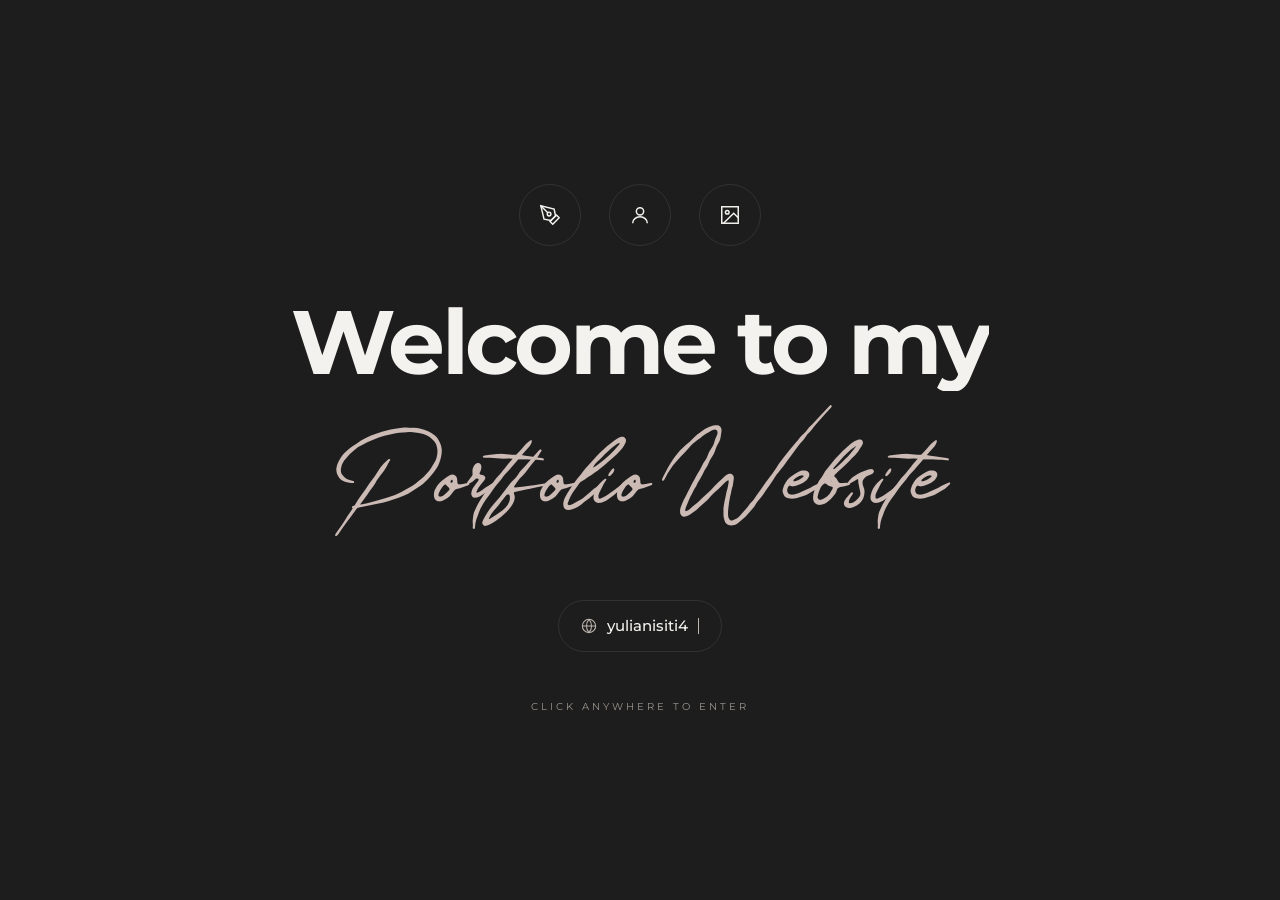
<file: index.html>
<!doctype html>
<html lang="en">
<head>
<meta charset="utf-8">
<meta name="viewport" content="width=device-width, initial-scale=1">
<title>Yuliani Siti Ruswana | Portfolio</title>
<link rel="icon" href="favicon.ico" sizes="any">
<link rel="icon" type="image/png" href="assets/favicon.png">
<link rel="apple-touch-icon" href="assets/apple-touch-icon.png">
<meta name="description" content="Portfolio of Yuliani Siti Ruswana, a graphic designer and illustrator based in Bandung, Indonesia.">
<script>document.documentElement.dataset.theme="dark";try{var t=localStorage.getItem("yuli-theme");if(t==="light")document.documentElement.dataset.theme="light"}catch(e){}</script>
<link rel="stylesheet" href="assets/style.css">
</head>
<body data-page="home" class="home">
<div class="curtain" id="curtain"><span>Yuli</span></div>
<main id="app"></main>
<script src="assets/data.js"></script>
<script src="assets/main.js"></script>
<script src="assets/interact.js"></script>
</body>
</html>
</file>
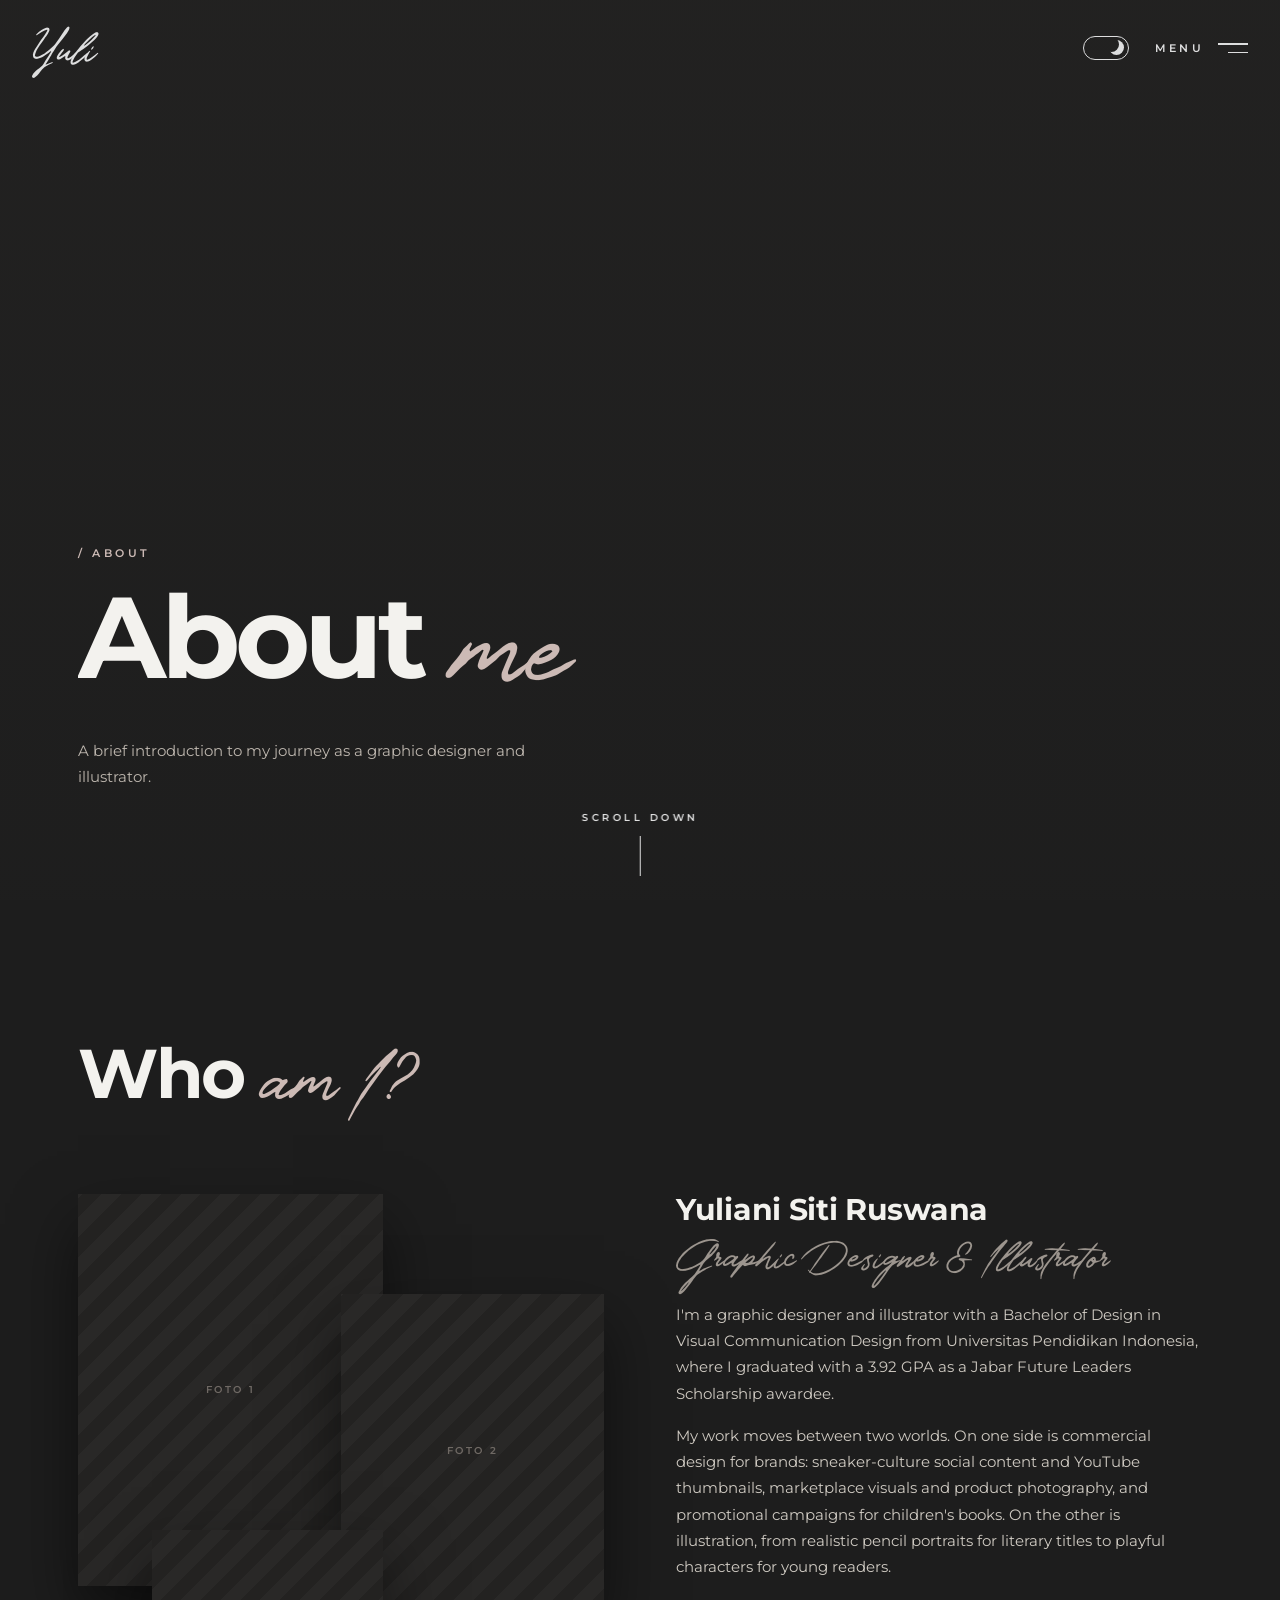
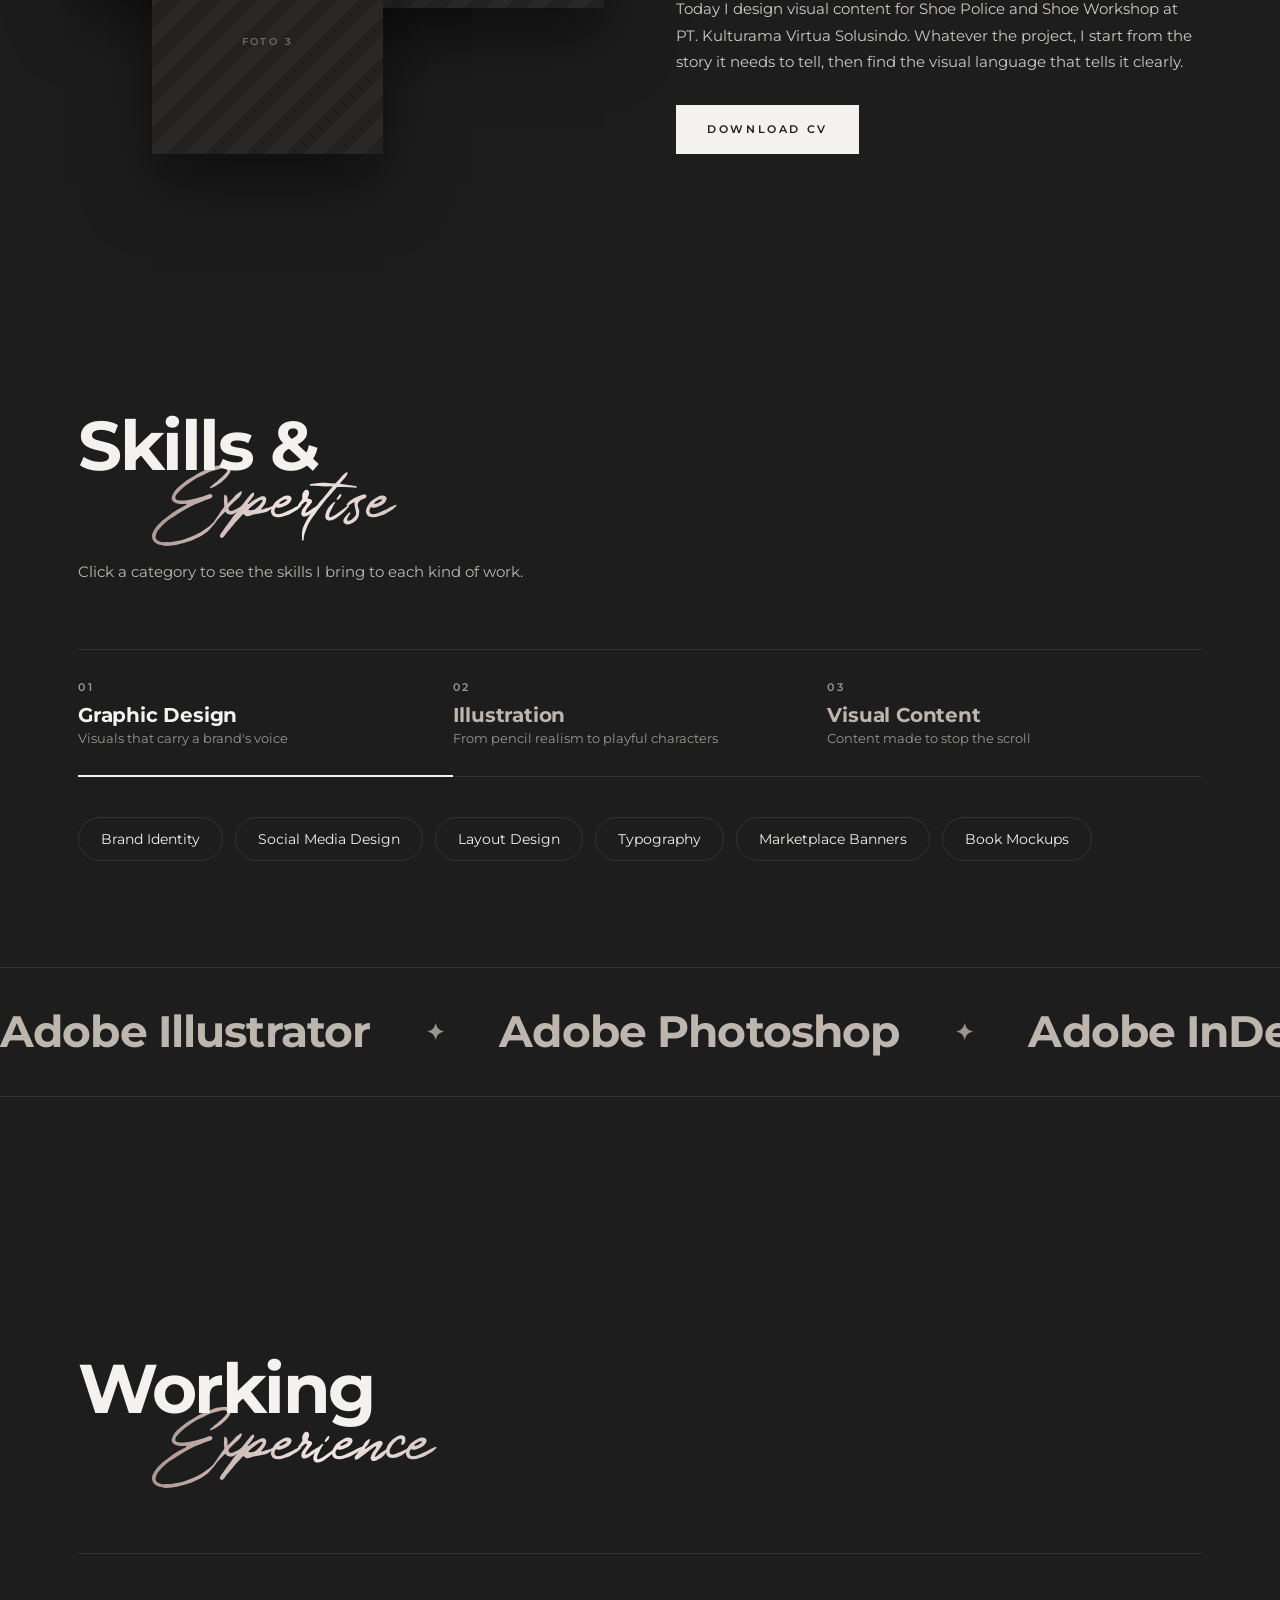
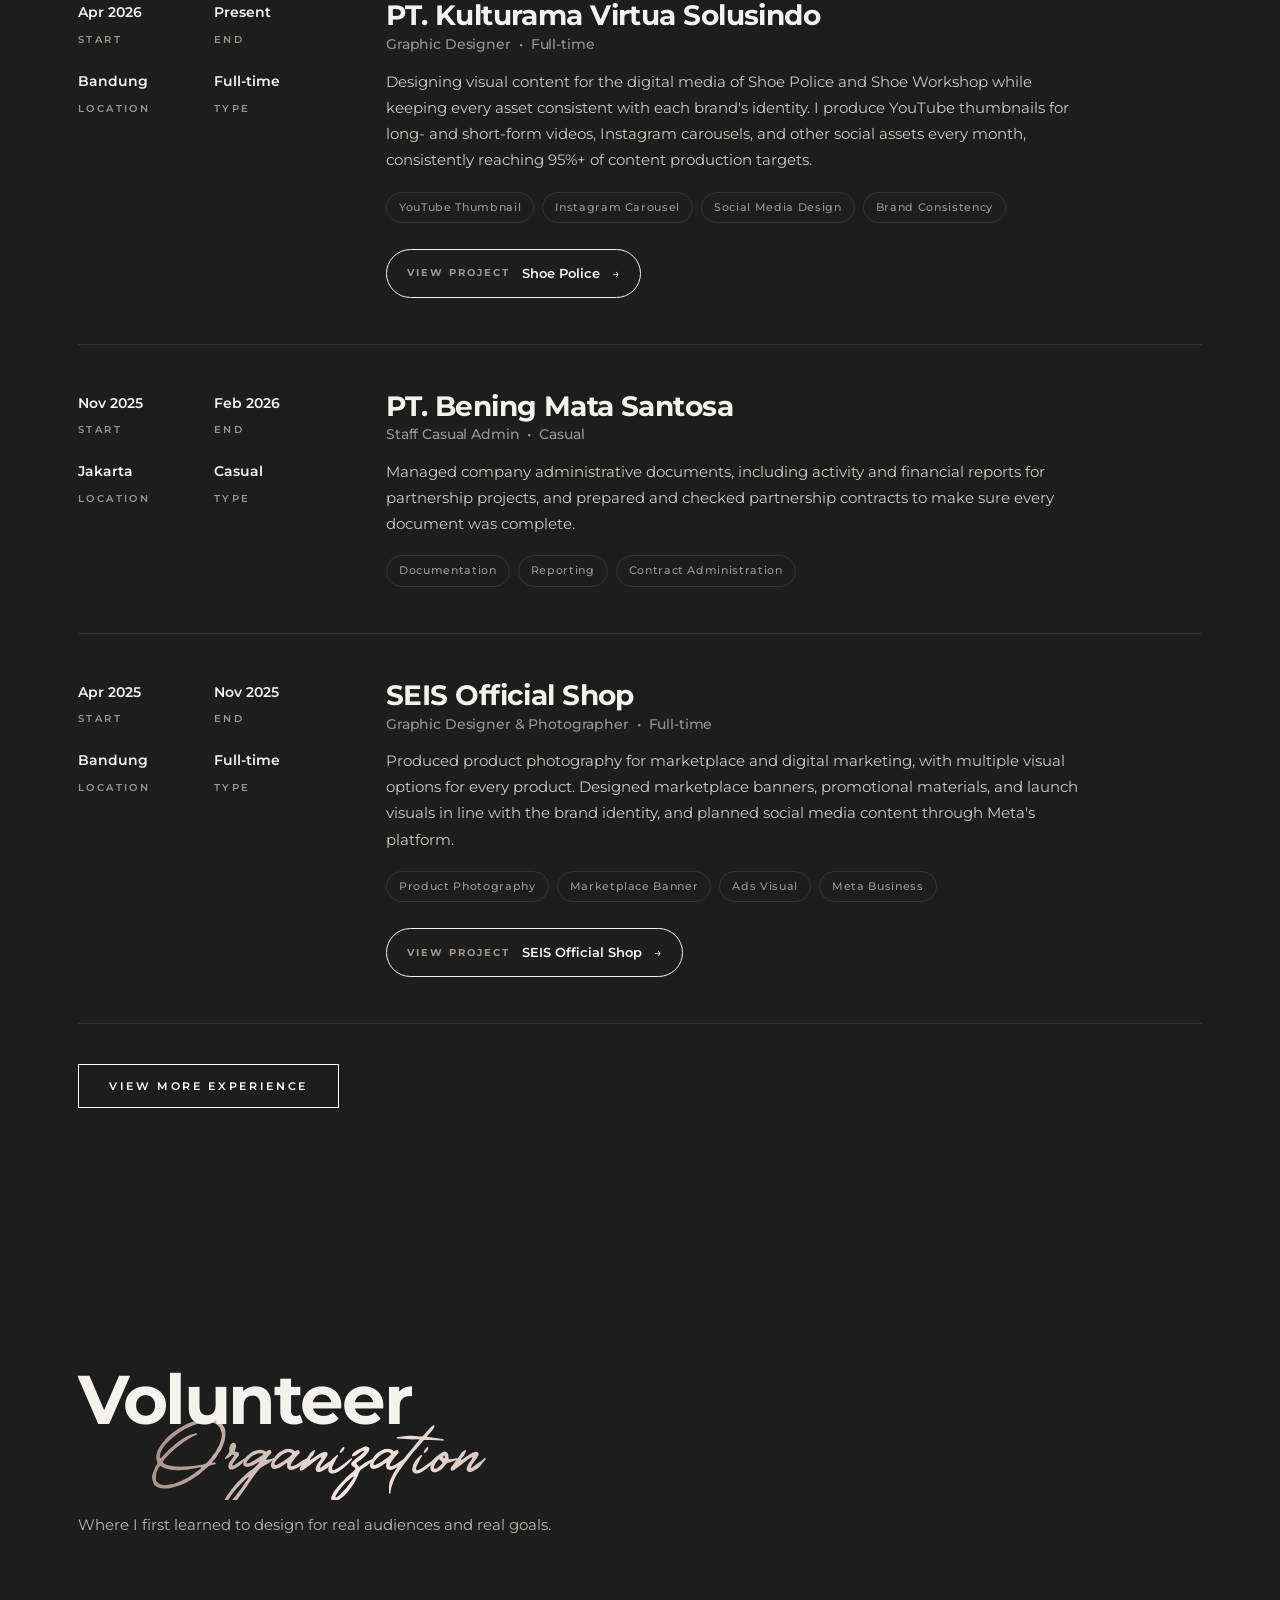
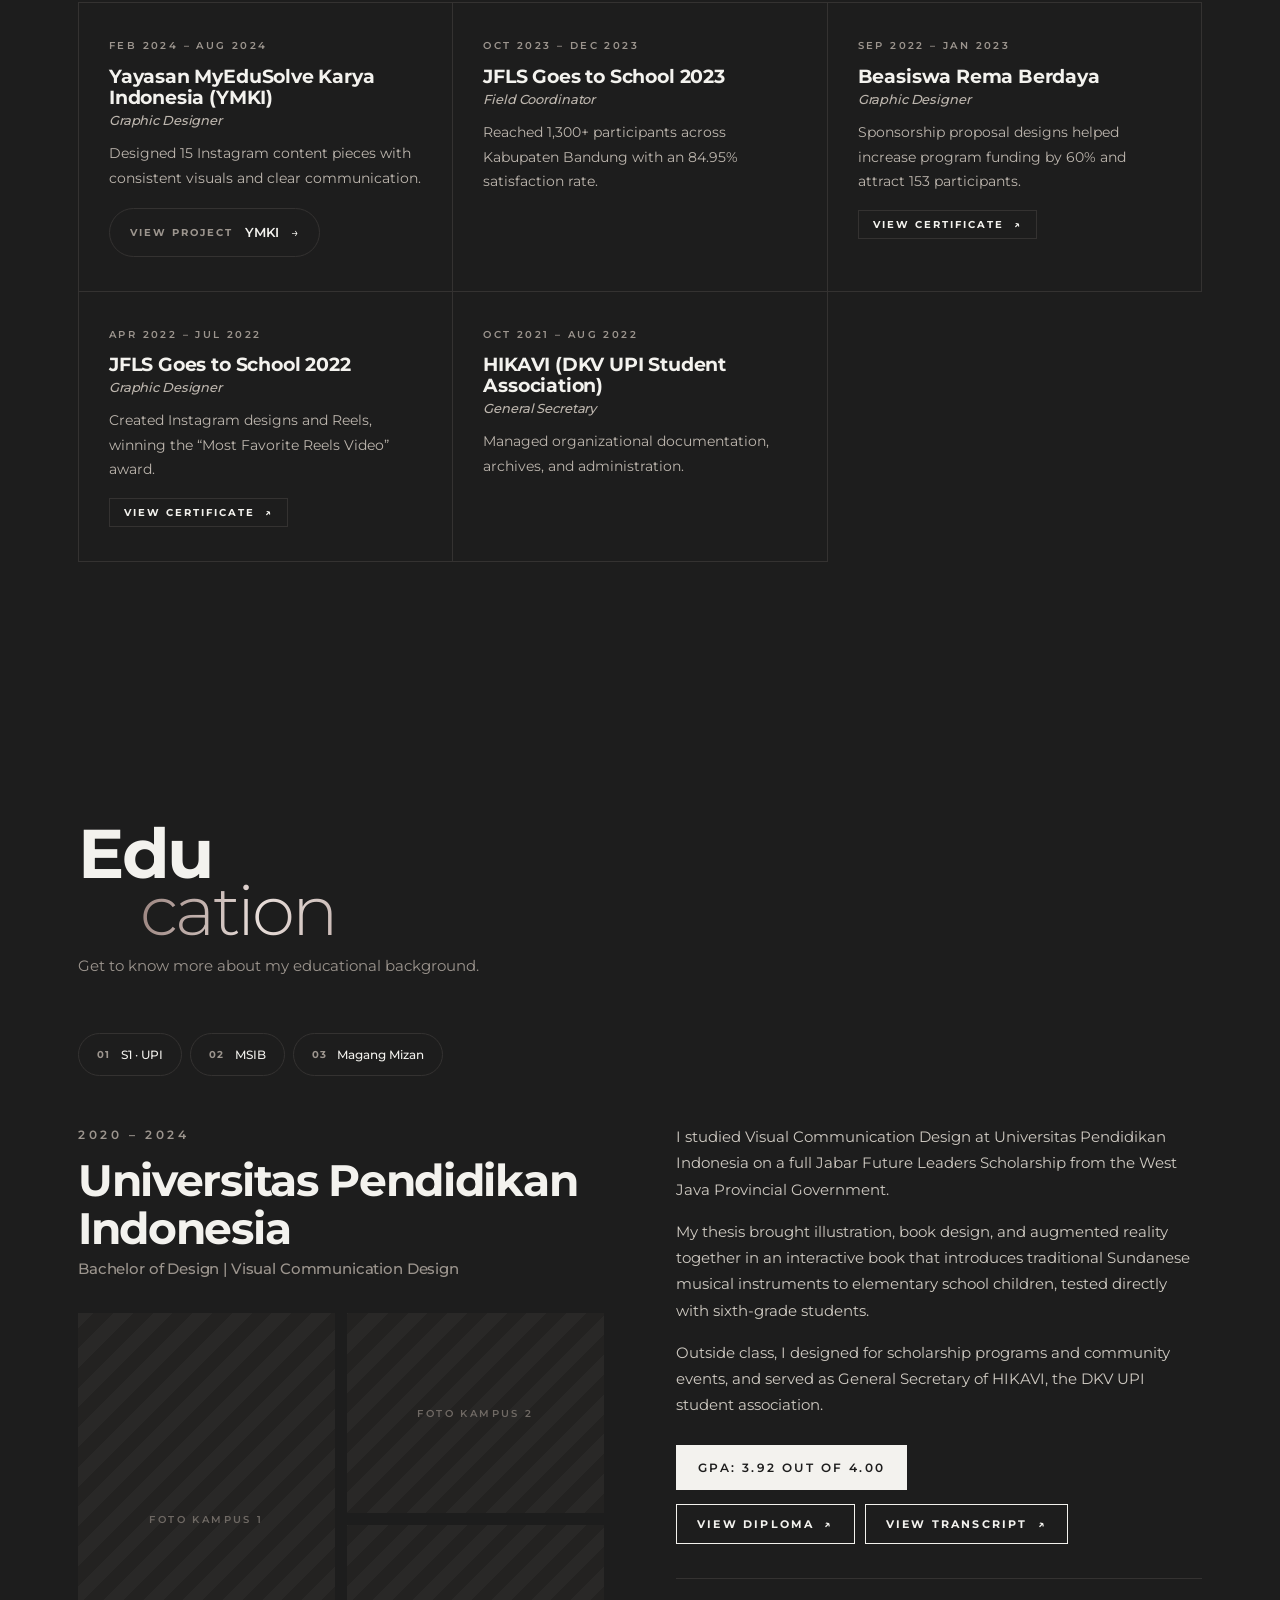
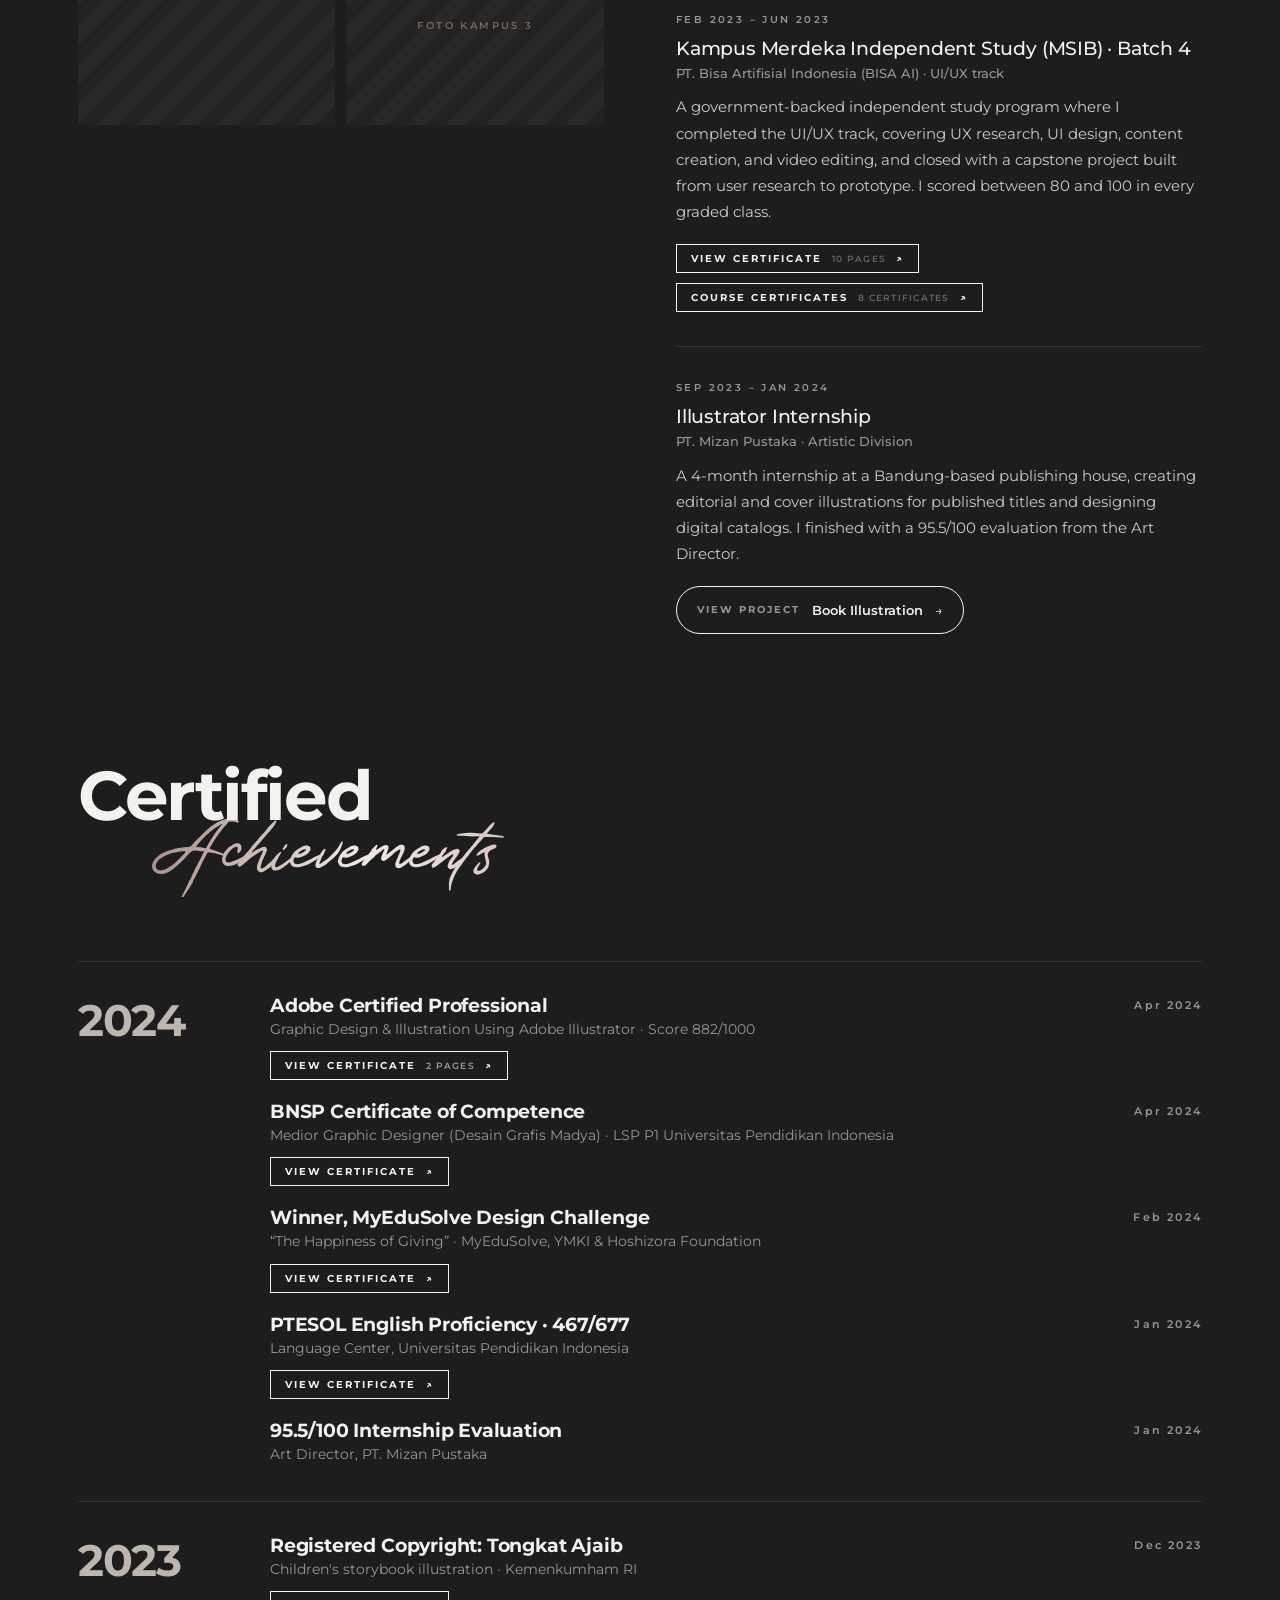
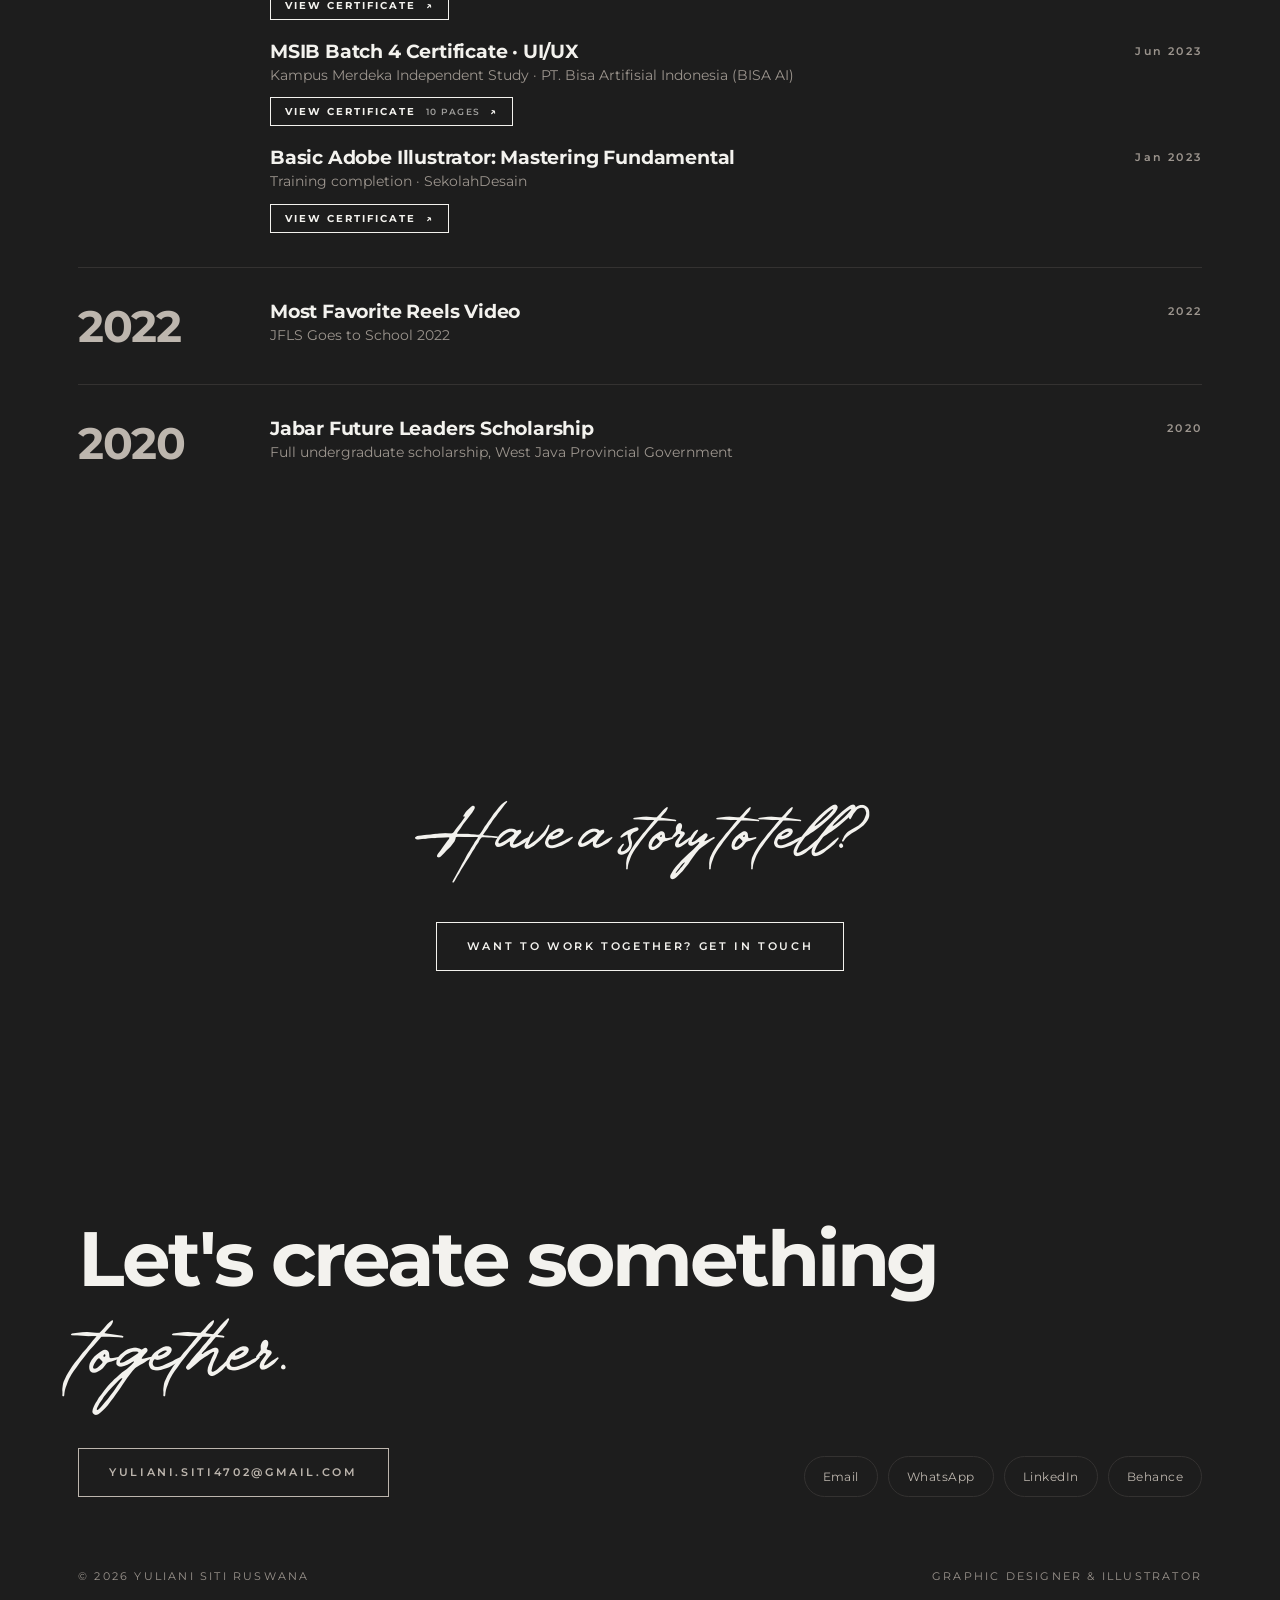
<file: about.html>
<!doctype html>
<html lang="en">
<head>
<meta charset="utf-8">
<meta name="viewport" content="width=device-width, initial-scale=1">
<title>Yuliani Siti Ruswana | Portfolio</title>
<link rel="icon" href="favicon.ico" sizes="any">
<link rel="icon" type="image/png" href="assets/favicon.png">
<link rel="apple-touch-icon" href="assets/apple-touch-icon.png">
<meta name="description" content="Portfolio of Yuliani Siti Ruswana, a graphic designer and illustrator based in Bandung, Indonesia.">
<script>document.documentElement.dataset.theme="dark";try{var t=localStorage.getItem("yuli-theme");if(t==="light")document.documentElement.dataset.theme="light"}catch(e){}</script>
<link rel="stylesheet" href="assets/style.css">
</head>
<body data-page="about">
<div class="curtain" id="curtain"><span>Yuli</span></div>
<main id="app"></main>
<script src="assets/data.js"></script>
<script src="assets/main.js"></script>
<script src="assets/interact.js"></script>
</body>
</html>
</file>
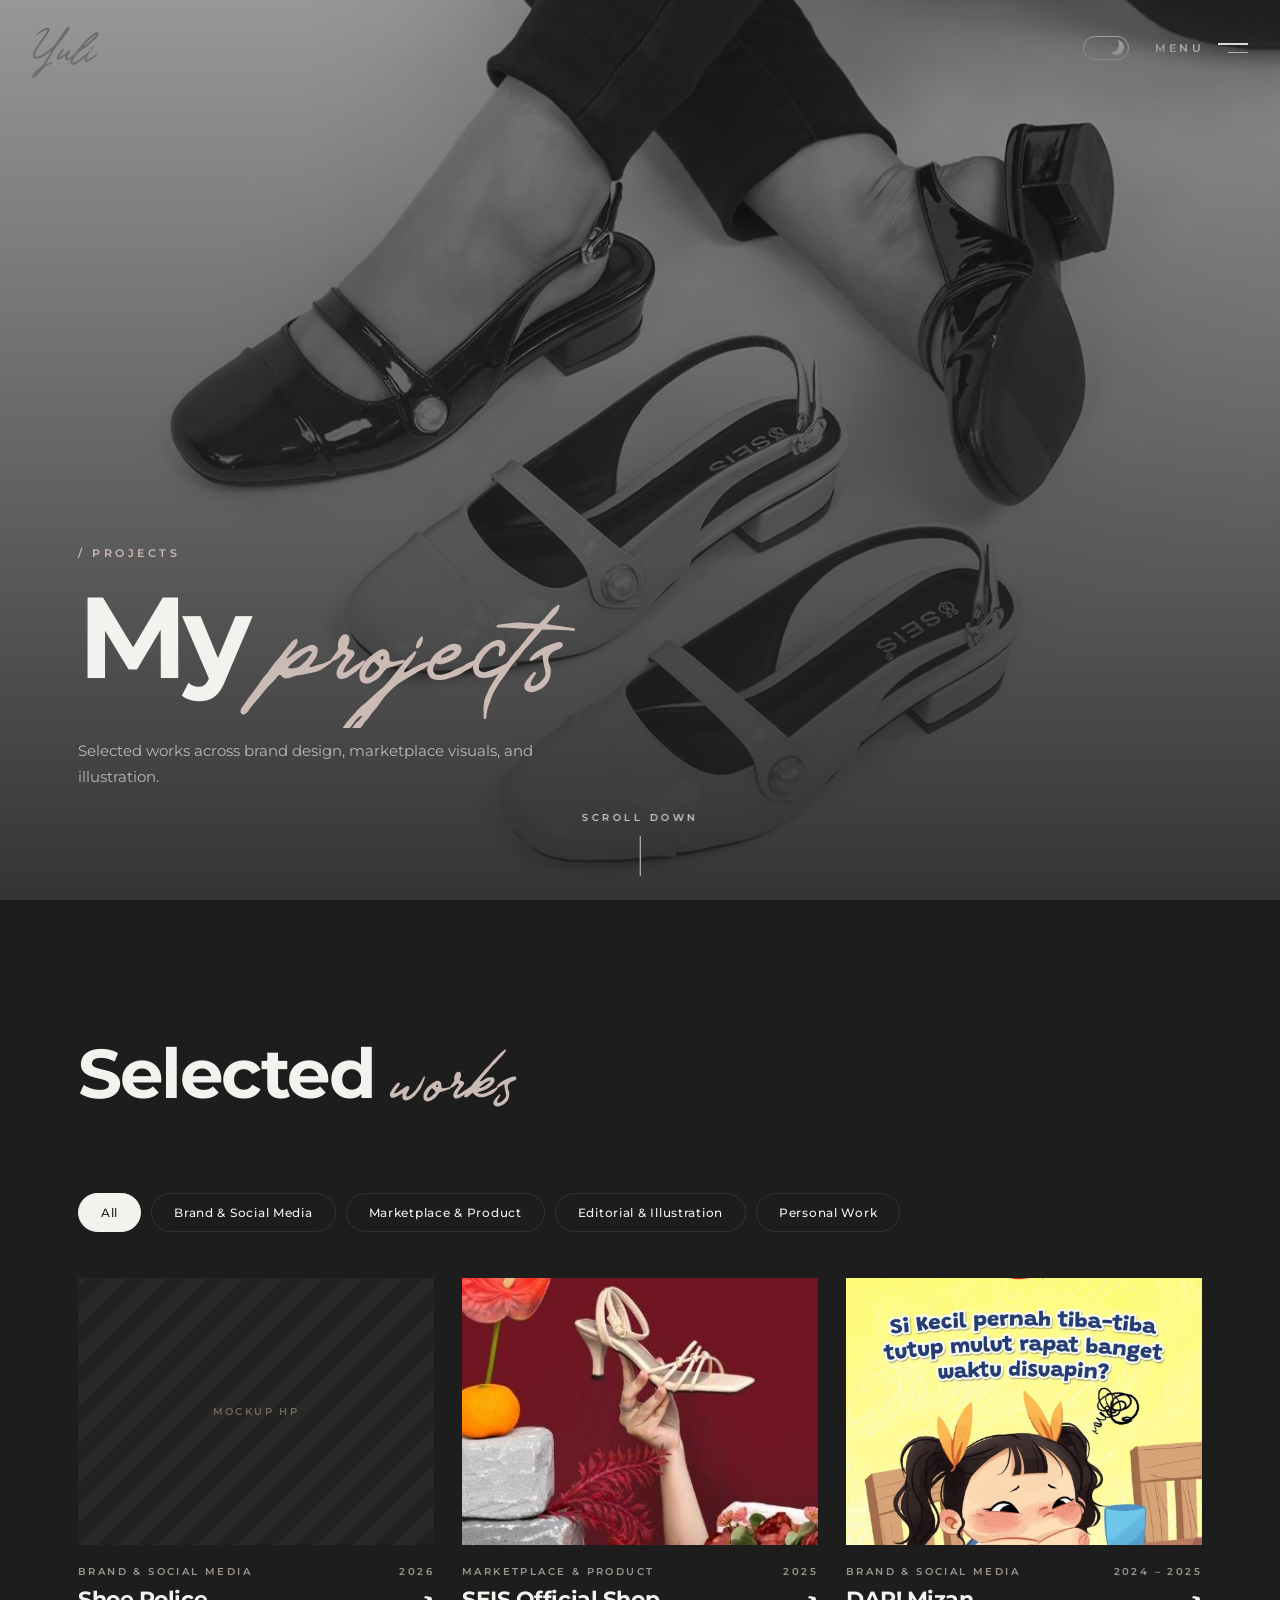
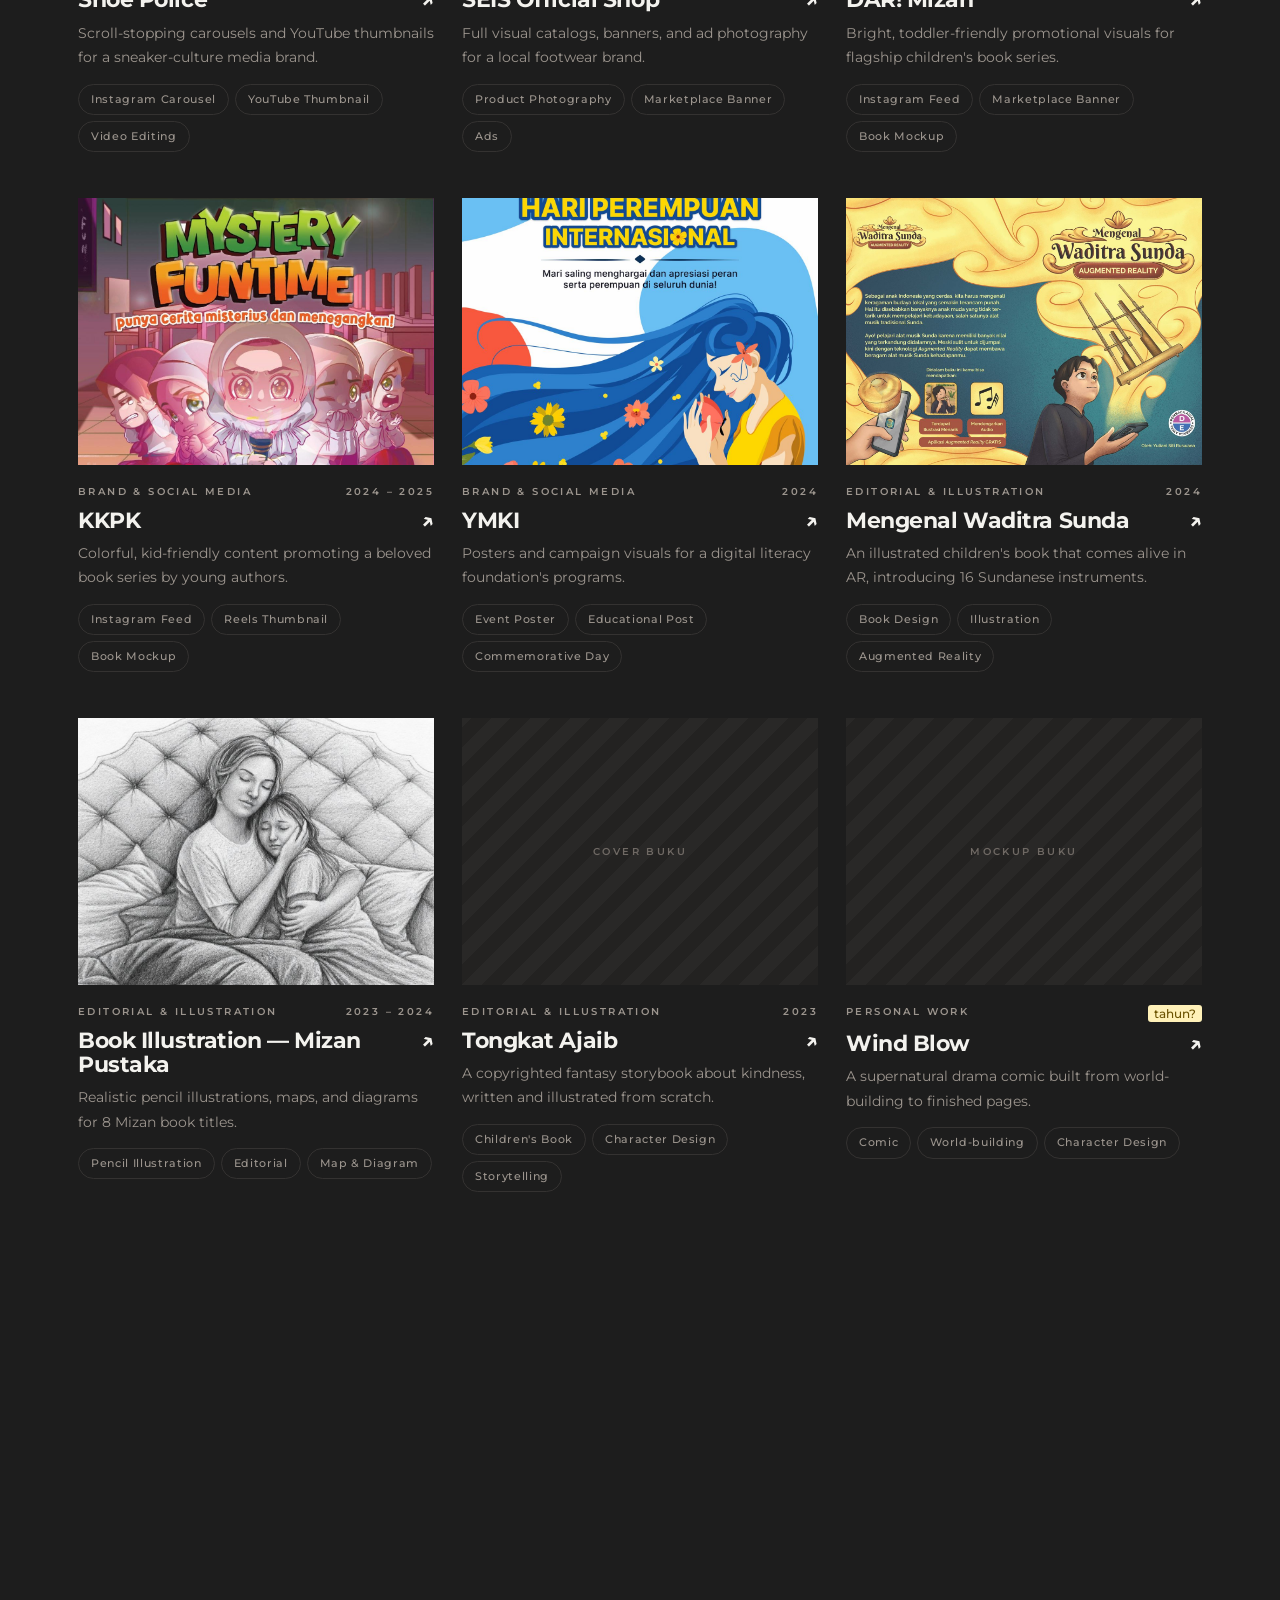
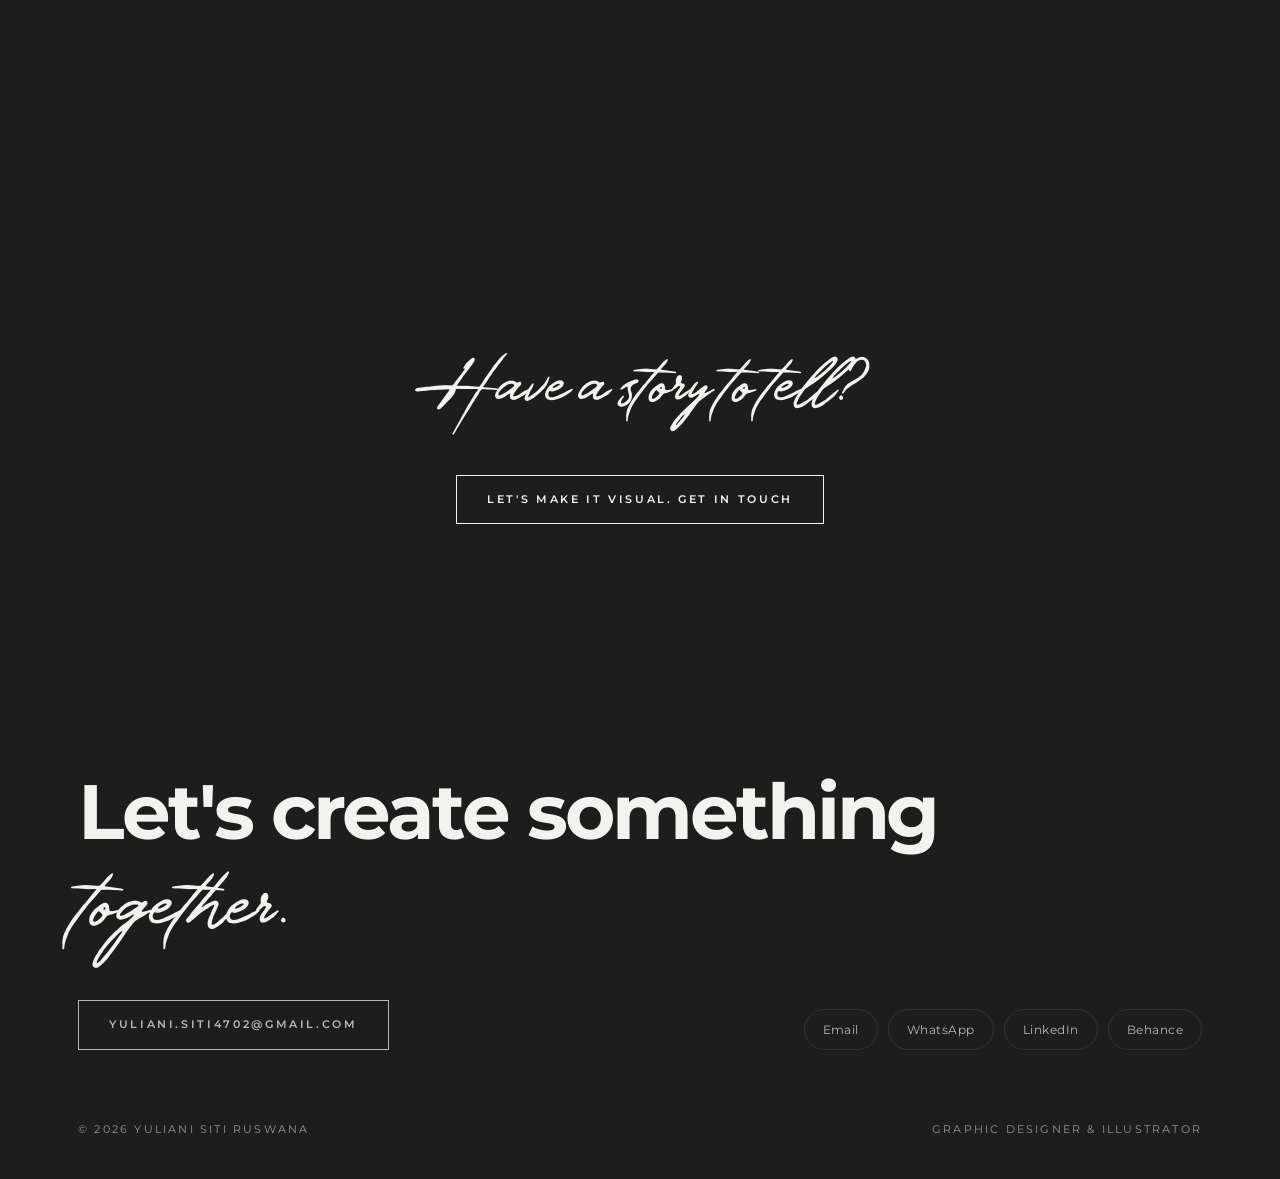
<file: project.html>
<!doctype html>
<html lang="en">
<head>
<meta charset="utf-8">
<meta name="viewport" content="width=device-width, initial-scale=1">
<title>Yuliani Siti Ruswana | Portfolio</title>
<link rel="icon" href="favicon.ico" sizes="any">
<link rel="icon" type="image/png" href="assets/favicon.png">
<link rel="apple-touch-icon" href="assets/apple-touch-icon.png">
<meta name="description" content="Portfolio of Yuliani Siti Ruswana, a graphic designer and illustrator based in Bandung, Indonesia.">
<script>document.documentElement.dataset.theme="dark";try{var t=localStorage.getItem("yuli-theme");if(t==="light")document.documentElement.dataset.theme="light"}catch(e){}</script>
<link rel="stylesheet" href="assets/style.css">
</head>
<body data-page="project">
<div class="curtain" id="curtain"><span>Yuli</span></div>
<main id="app"></main>
<script src="assets/data.js"></script>
<script src="assets/main.js"></script>
<script src="assets/interact.js"></script>
</body>
</html>
</file>
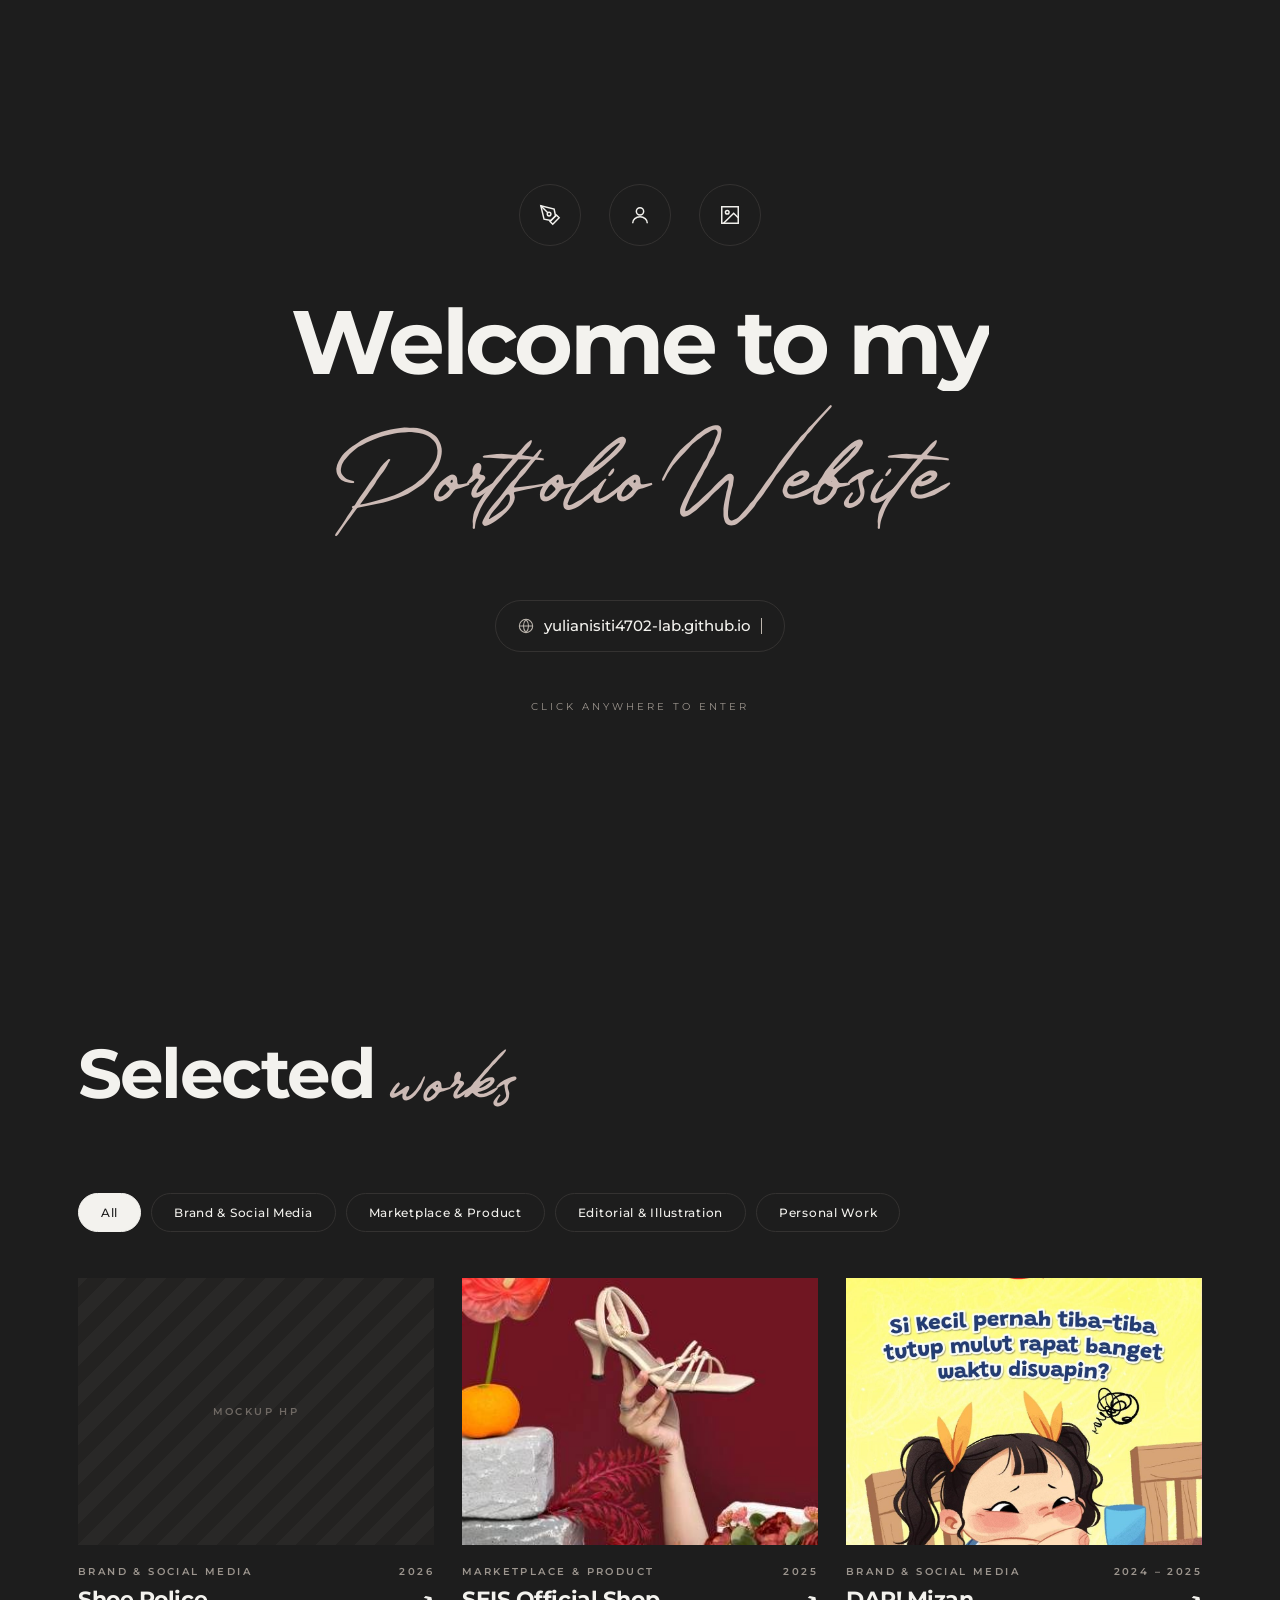
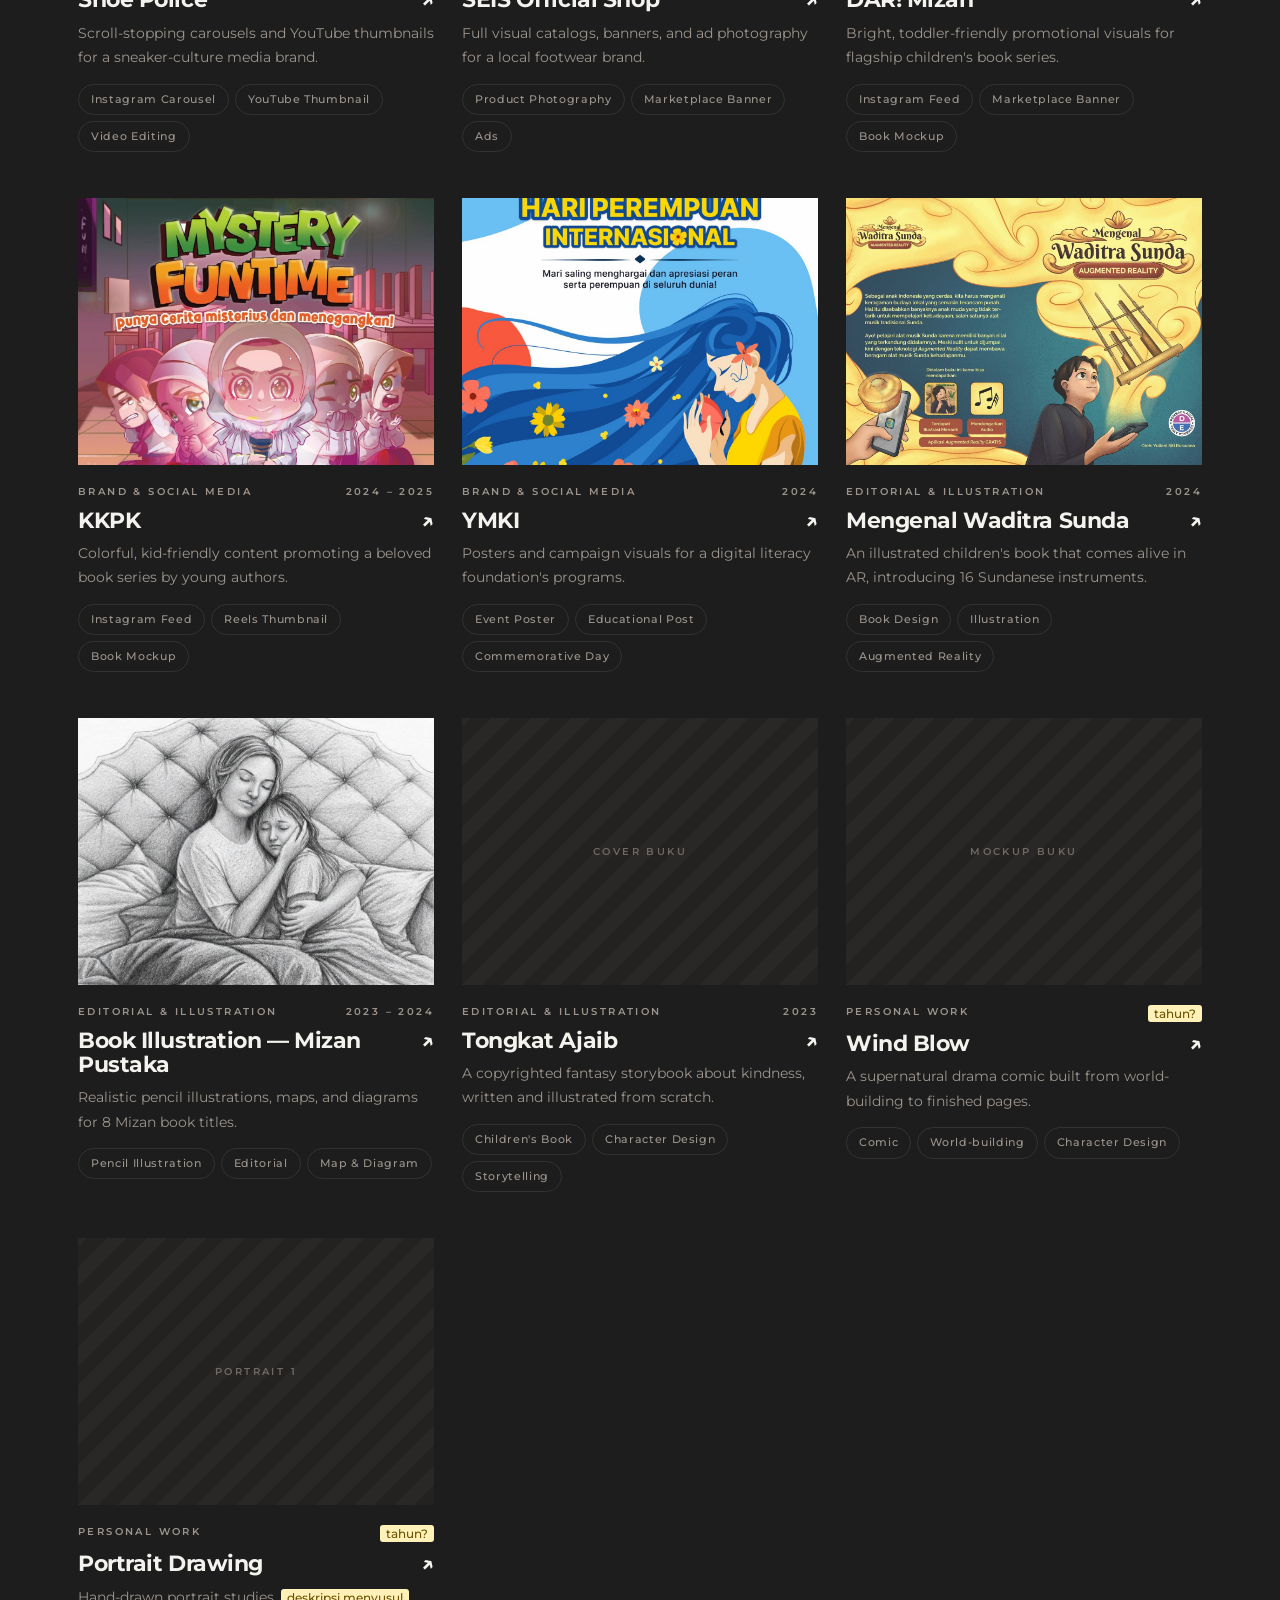
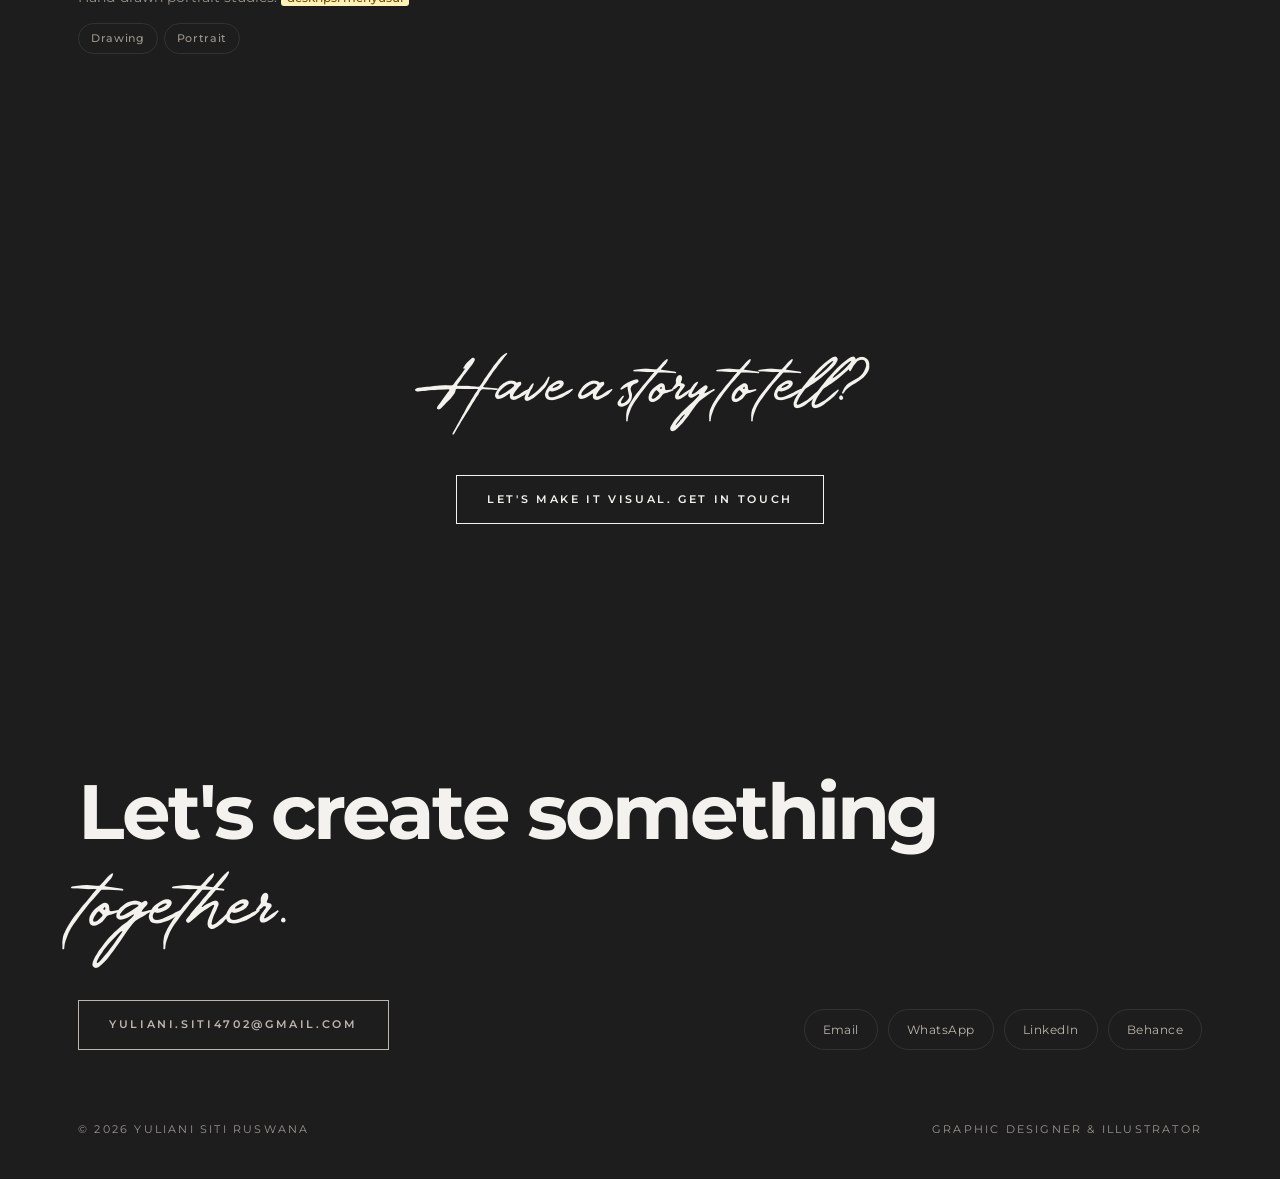
<file: projects.html>
<!doctype html>
<html lang="en">
<head>
<meta charset="utf-8">
<meta name="viewport" content="width=device-width, initial-scale=1">
<title>Yuliani Siti Ruswana | Portfolio</title>
<link rel="icon" href="favicon.ico" sizes="any">
<link rel="icon" type="image/png" href="assets/favicon.png">
<link rel="apple-touch-icon" href="assets/apple-touch-icon.png">
<meta name="description" content="Portfolio of Yuliani Siti Ruswana, a graphic designer and illustrator based in Bandung, Indonesia.">
<script>document.documentElement.dataset.theme="dark";try{var t=localStorage.getItem("yuli-theme");if(t==="light")document.documentElement.dataset.theme="light"}catch(e){}</script>
<link rel="stylesheet" href="assets/style.css">
</head>
<body data-page="projects">
<div class="curtain" id="curtain"><span>Yuli</span></div>
<main id="app"></main>
<script src="assets/data.js"></script>
<script src="assets/main.js"></script>
<script src="assets/interact.js"></script>
</body>
</html>
</file>
<file: assets/style.css>
/* ================= FONT (disimpan di assets/fonts) ================= */
@font-face{font-family:'Handflair';src:url('fonts/Handflair.woff2') format('woff2');font-display:swap}
@font-face{font-family:'Montserrat';src:url('fonts/Montserrat-Light.woff2') format('woff2');font-weight:300;font-style:normal;font-display:swap}
@font-face{font-family:'Montserrat';src:url('fonts/Montserrat-Regular.woff2') format('woff2');font-weight:400;font-style:normal;font-display:swap}
@font-face{font-family:'Montserrat';src:url('fonts/Montserrat-Medium.woff2') format('woff2');font-weight:500;font-style:normal;font-display:swap}
@font-face{font-family:'Montserrat';src:url('fonts/Montserrat-SemiBold.woff2') format('woff2');font-weight:600;font-style:normal;font-display:swap}
@font-face{font-family:'Montserrat';src:url('fonts/Montserrat-Bold.woff2') format('woff2');font-weight:700;font-style:normal;font-display:swap}

:root{
  --black:#0E0E0E; --ink:#141414; --white:#FAFAF8; --paper:#FFFFFF;
  --bg:#FAFAF8; --fg:#141414; --body:#3E3E3E; --card:#FFFFFF; --media-bg:#F1F1EE; --ph-a:#EFEFEC; --ph-b:#E8E8E5; --ph-text:#8C8C8C;
  --gray:#7A7A7A; --gray-2:#B5B5B5; --line:#E4E4E1; --line-d:#2A2A2A;
  --script:'Handflair',cursive;
  --sans:'Montserrat',sans-serif;
  --ease:cubic-bezier(.22,.8,.24,1);
}
*{box-sizing:border-box;margin:0;padding:0}
html{scroll-behavior:smooth}
body{background:var(--bg);color:var(--fg);transition:background .5s,color .5s;font-family:var(--sans);font-weight:400;font-size:15px;line-height:1.75;-webkit-font-smoothing:antialiased;overflow-x:hidden}
img{display:block;max-width:100%}
a{color:inherit;text-decoration:none}
.wrap{max-width:1180px;margin:0 auto;padding:0 28px}
.script{font-family:var(--script);font-weight:400;letter-spacing:0;text-transform:none}
.eyebrow{font-size:11px;font-weight:600;letter-spacing:.32em;text-transform:uppercase;color:var(--gray)}
h1,h2,h3,h4{font-weight:700;line-height:1.1;letter-spacing:-.01em}
.note{background:#FFF1B8;color:#6B5200;font-style:normal;font-size:12px;padding:1px 6px;border-radius:3px;letter-spacing:0;text-transform:none;font-weight:500}

/* ============ PAGE CURTAIN (animasi pindah halaman) ============ */
.curtain{position:fixed;inset:0;background:var(--black);z-index:100;display:flex;align-items:center;justify-content:center;transform:translateY(0);transition:transform .8s var(--ease)}
.curtain>span{font-family:var(--script);color:var(--white);font-size:110px;opacity:0;transform:translateY(20px);transition:.6s var(--ease)}
.curtain.show>span{opacity:1;transform:none}
.curtain.up{transform:translateY(-100%)}
.curtain.down{transform:translateY(0);transition:transform .6s var(--ease)}
.curtain.reset{transform:translateY(100%);transition:none}

/* ============ HEADER & MENU ============ */
.top{position:fixed;top:0;left:0;right:0;z-index:50;display:flex;justify-content:space-between;align-items:center;padding:22px 32px;mix-blend-mode:difference;color:#fff;pointer-events:none}
.top>*{pointer-events:auto}
.logo{font-family:var(--script);font-size:52px;line-height:1}
.burger{display:flex;align-items:center;gap:14px;font-size:11px;font-weight:600;letter-spacing:.3em;text-transform:uppercase;cursor:pointer;background:none;border:0;color:inherit;font-family:var(--sans)}
.burger i{display:block;width:30px;height:10px;position:relative}
.burger i::before,.burger i::after{content:"";position:absolute;left:0;right:0;height:1.5px;background:currentColor;transition:.4s var(--ease)}
.burger i::before{top:0}.burger i::after{bottom:0;left:10px}
.burger:hover i::after{left:0}


/* ============ BUTTONS & CHIPS ============ */
.btn{display:inline-flex;align-items:center;gap:10px;padding:14px 30px;border:1.5px solid currentColor;font-size:11px;font-weight:600;letter-spacing:.24em;text-transform:uppercase;position:relative;overflow:hidden;z-index:0;transition:color .45s var(--ease)}
.btn{--fill:var(--fg);--fill-text:var(--bg)}
.dark .btn,.btn.on-dark{--fill:var(--white);--fill-text:var(--black)}
.btn::before{content:"";position:absolute;inset:0;background:var(--fill);transform:translateY(101%);transition:transform .45s var(--ease);z-index:-1}
.btn:hover::before{transform:none}
.btn:hover{color:var(--fill-text)}
.btn.solid{background:var(--fg);color:var(--bg);border-color:var(--fg);--fill:var(--bg);--fill-text:var(--fg)}
.btn.solid-dark{background:var(--white);color:var(--black);border-color:var(--white);--fill:var(--black);--fill-text:var(--white)}
.chip{display:inline-block;font-size:11px;font-weight:500;letter-spacing:.06em;padding:5px 12px;border:1px solid var(--line);border-radius:30px;color:var(--gray)}
.dark .chip{border-color:var(--line-d);color:var(--gray-2)}
.pill{display:inline-flex;padding:9px 18px;border:1px solid var(--line-d);border-radius:40px;font-size:12px;letter-spacing:.04em;transition:.3s}
.pill:hover{background:var(--white);color:var(--black)}

/* ============ PLACEHOLDER FOTO ============ */
.ph{width:100%;height:100%;min-height:160px;display:flex;align-items:center;justify-content:center;text-align:center;padding:16px;font-size:10px;font-weight:600;letter-spacing:.24em;text-transform:uppercase;color:var(--ph-text);
  background:repeating-linear-gradient(-45deg,var(--ph-a) 0 14px,var(--ph-b) 14px 28px)}
.dark .ph,.ph.dark-ph{background:repeating-linear-gradient(-45deg,var(--d-card) 0 14px,var(--d-card) 14px 28px);color:#5E5E5E}
.media{overflow:hidden;position:relative}
.media img{width:100%;height:100%;object-fit:cover;transition:transform 1.1s var(--ease)}
.media:hover img{transform:scale(1.05)}

/* ============ REVEAL ANIMATION ============ */
.reveal{opacity:0;transform:translateY(46px);transition:opacity 1s var(--ease),transform 1s var(--ease)}
.reveal.in{opacity:1;transform:none}
.reveal-img{opacity:0;transform:translateY(50px) scale(.97);transition:opacity 1.1s var(--ease),transform 1.3s var(--ease)}
.reveal-img.in{opacity:1;transform:none}
.line-mask{display:block;overflow:hidden}
.line-mask>span{display:block;transform:translateY(105%);transition:transform 1.1s var(--ease)}
.in .line-mask>span,.line-mask.in>span{transform:none}

/* ============ HOME (fullpage) ============ */
body.home{height:100vh;overflow:hidden}
.snap{height:100vh;overflow-y:auto;scroll-snap-type:y proximity;scroll-behavior:smooth}
.panel{min-height:100vh;padding:110px 0;scroll-snap-align:start;position:relative;display:flex;align-items:center;overflow:hidden}
.panel.dark{background:var(--black);color:var(--white)}
.panel .bg{position:absolute;inset:0;z-index:0}
.panel .bg .ph{min-height:100%}
.panel .bg::after{content:"";position:absolute;inset:0;background:linear-gradient(90deg,rgba(10,10,10,.92) 0%,rgba(10,10,10,.55) 60%,rgba(10,10,10,.35) 100%)}
.panel .bg img{width:100%;height:100%;object-fit:cover;filter:grayscale(1);transform:scale(1.08);transition:transform 2.4s var(--ease)}
.panel.active .bg img{transform:scale(1)}
.panel .content{position:relative;z-index:2;width:100%}

.hero-grid{display:grid;grid-template-columns:1.15fr .85fr;gap:60px;align-items:center}
.hero .name{font-size:13px;font-weight:600;letter-spacing:.32em;text-transform:uppercase;color:var(--gray)}
.hero h1{font-size:clamp(46px,6.4vw,92px);letter-spacing:-.035em;margin:14px 0 6px}
.hero h1 .script{display:block;font-size:.95em;font-weight:400;letter-spacing:0;margin:-.08em 0 0 .06em;line-height:1.1}
.hero p{max-width:520px;color:var(--body);margin:22px 0 34px}
.hero .actions{display:flex;flex-wrap:wrap;gap:14px}
.hero .portrait{aspect-ratio:4/5;max-height:72vh;justify-self:end;width:100%;max-width:440px;position:relative}
.hero .portrait .media{width:100%;height:100%;border-radius:220px 220px 0 0}
.hero .portrait img{filter:grayscale(1)}
.hero .portrait .tag{position:absolute;left:-36px;bottom:40px;background:var(--fg);color:var(--bg);padding:14px 20px;font-size:11px;letter-spacing:.2em;text-transform:uppercase;font-weight:600}
.hero .portrait .tag .script{display:block;font-size:30px;letter-spacing:0;text-transform:none;font-weight:400;line-height:1.1;font-size:40px}

.teaser h2{font-size:clamp(48px,7vw,104px);letter-spacing:-.04em}
.teaser h2 .script{font-weight:400;letter-spacing:0;font-size:1.3em}
.teaser p{max-width:440px;color:var(--gray-2);margin:18px 0 34px;font-size:16px}
.teaser .count{position:absolute;right:32px;bottom:40px;font-size:11px;letter-spacing:.3em;color:var(--gray-2);font-weight:600;z-index:2}

.contact-panel{text-align:center}
.contact-panel h2{font-size:clamp(46px,7vw,100px);letter-spacing:-.04em}
.contact-panel h2 .script{font-weight:400;letter-spacing:0;font-size:1.3em}
.contact-panel p{color:var(--gray-2);margin:12px auto 36px;max-width:460px}
.contact-panel .mail{font-size:clamp(18px,2.4vw,30px);font-weight:600;border-bottom:1.5px solid var(--white);padding-bottom:4px}
.contact-panel .socials{display:flex;flex-wrap:wrap;gap:12px;justify-content:center;margin-top:40px}
.contact-panel footer{position:absolute;bottom:26px;left:0;right:0;font-size:11px;letter-spacing:.2em;color:var(--gray)}

.dots{position:fixed;right:30px;top:50%;transform:translateY(-50%);z-index:40;display:flex;flex-direction:column;gap:16px;mix-blend-mode:difference}
.dots button{width:8px;height:8px;border-radius:50%;border:1.5px solid #fff;background:transparent;cursor:pointer;transition:.3s}
.dots button.on{background:#fff;transform:scale(1.3)}
.scroll-hint{position:fixed;left:50%;bottom:24px;transform:translateX(-50%);z-index:40;mix-blend-mode:difference;color:#fff;font-size:10px;letter-spacing:.35em;text-transform:uppercase;font-weight:600;display:flex;flex-direction:column;align-items:center;gap:10px;transition:opacity .4s}
.scroll-hint::after{content:"";width:1px;height:40px;background:#fff;animation:drip 1.8s infinite var(--ease);transform-origin:top}
@keyframes drip{0%{transform:scaleY(0)}50%{transform:scaleY(1);transform-origin:top}51%{transform-origin:bottom}100%{transform:scaleY(0);transform-origin:bottom}}

/* ============ PAGE HERO (About / Projects) ============ */
.page-hero{height:100vh;min-height:560px;position:relative;display:flex;align-items:flex-end;padding-bottom:110px;background:var(--black);color:var(--white);overflow:hidden}
.page-hero .bg{position:absolute;inset:0}
.page-hero .bg::after{content:"";position:absolute;inset:0;background:linear-gradient(0deg,rgba(10,10,10,.95),rgba(10,10,10,.35))}
.panel .bg .media,.page-hero .bg .media{height:100%}
.page-hero .bg .ph{min-height:100%;align-items:flex-start;padding-top:110px}
.panel .bg .ph{align-items:flex-start;justify-content:flex-end;padding:100px 80px 0 0}
.page-hero .bg img{width:100%;height:100%;object-fit:cover;filter:grayscale(1)}
.page-hero .content{position:relative;z-index:2;width:100%}
.page-hero h1{font-size:clamp(56px,9vw,140px);letter-spacing:-.045em}
.page-hero h1 .script{font-weight:400;letter-spacing:0;font-size:1.3em}
.page-hero p{color:var(--gray-2);max-width:460px;margin-top:10px}
.page-hero .scroll-hint{position:absolute}

/* ============ SECTIONS ============ */
.sec{padding:130px 0}
.sec.dark{background:var(--black);color:var(--white)}
.sec-title{margin-bottom:64px}
.sec-title h2{font-size:clamp(40px,5.4vw,76px);letter-spacing:-.035em}
.sec-title h2 .script{font-weight:400;letter-spacing:0;font-size:1.3em}
.sec-title p{color:var(--gray);max-width:520px;margin-top:12px}
.sec.dark .sec-title p{color:var(--gray-2)}

/* Who am I */
.who{display:grid;grid-template-columns:1fr 1fr;gap:72px;align-items:center}
.who .stack{position:relative;height:560px}
.who .stack .media{position:absolute;box-shadow:0 30px 60px rgba(0,0,0,.12)}
.who .stack .media img{filter:grayscale(1)}
.who .stack .m1{width:58%;height:70%;left:0;top:0}
.who .stack .m2{width:50%;height:56%;right:0;top:18%;z-index:2}
.who .stack .m3{width:44%;height:40%;left:14%;bottom:0;z-index:3}
.who h3{font-size:30px;margin-bottom:6px}
.who .script-sub{font-family:var(--script);font-size:48px;color:var(--gray);line-height:1;margin-bottom:22px}
.who p{color:var(--body);margin-bottom:16px}

/* Skills */
.skill-tabs{display:grid;grid-template-columns:repeat(3,1fr);border-top:1px solid var(--line-d)}
.skill-tab{display:flex;flex-direction:column;justify-content:flex-start;padding:30px 26px 30px 0;cursor:pointer;border-bottom:1px solid var(--line-d);position:relative;background:none;border-left:0;border-right:0;border-top:0;color:inherit;text-align:left;font-family:var(--sans)}
.skill-tab::after{content:"";position:absolute;left:0;bottom:-1px;height:2px;width:0;background:var(--white);transition:width .6s var(--ease)}
.skill-tab.on::after{width:100%}
.skill-tab .num{font-size:11px;letter-spacing:.24em;color:var(--gray);font-weight:600}
.skill-tab h3{font-size:20px;margin:10px 0 4px;color:var(--gray-2);transition:.3s}
.skill-tab.on h3,.skill-tab:hover h3{color:var(--white)}
.skill-tab p{font-size:13px;color:var(--gray)}
.skill-items{display:flex;flex-wrap:wrap;gap:12px;padding:40px 0 10px;min-height:120px}
.skill-items span{padding:12px 22px;border:1px solid var(--line-d);border-radius:40px;font-size:14px;opacity:0;transform:translateY(16px);animation:pop .6s var(--ease) forwards}
@keyframes pop{to{opacity:1;transform:none}}
.marquee{overflow:hidden;border-top:1px solid var(--line-d);border-bottom:1px solid var(--line-d);margin-top:70px;padding:26px 0}
.marquee .track{display:flex;gap:56px;width:max-content;animation:slide 32s linear infinite}
.marquee .track span{font-size:clamp(26px,3.4vw,46px);font-weight:700;letter-spacing:-.02em;white-space:nowrap;color:var(--gray-2);display:flex;align-items:center;gap:56px}
.marquee .track span::after{content:"✦";font-size:.5em;color:var(--gray)}
.marquee:hover .track{animation-play-state:paused}
@keyframes slide{to{transform:translateX(-50%)}}

/* Experience */
.exp{border-top:1px solid var(--line)}
.exp-item{display:grid;grid-template-columns:260px 1fr;gap:48px;padding:46px 0;border-bottom:1px solid var(--line)}
.exp-item .info{display:grid;grid-template-columns:1fr 1fr;gap:18px 12px;align-content:start}
.exp-item .info div b{display:block;font-size:14px;font-weight:600}
.exp-item .info div small{font-size:10px;letter-spacing:.24em;text-transform:uppercase;color:var(--gray);font-weight:600}
.exp-item h3{font-size:28px;letter-spacing:-.02em}
.exp-item h4{font-size:14px;font-weight:500;color:var(--gray);margin:6px 0 16px}
.exp-item h4 span{margin:0 8px}
.exp-item p{color:var(--body);max-width:700px;margin-bottom:18px}
.exp-item .chips{display:flex;flex-wrap:wrap;gap:8px}
.exp-item.hidden{display:none}
.more-btn{margin-top:40px}

.vol{display:grid;grid-template-columns:repeat(auto-fill,minmax(300px,1fr));padding:1px 0 0 1px}
.vol-item{background:var(--black);padding:34px 30px;transition:background .4s;border:1px solid var(--line-d);margin:-1px 0 0 -1px}
.vol-item:hover{background:var(--d-card)}
.vol-item .date{font-size:10px;letter-spacing:.24em;text-transform:uppercase;color:var(--gray);font-weight:600}
.vol-item h3{font-size:19px;margin:12px 0 4px}
.vol-item h4{font-size:13px;font-weight:500;color:var(--gray-2);margin-bottom:14px;font-style:italic}
.vol-item p{font-size:14px;color:var(--gray-2)}

/* Education */
.edu{display:grid;grid-template-columns:1fr 1fr;gap:72px}
.edu .years{font-size:12px;letter-spacing:.3em;font-weight:600;color:var(--gray)}
.edu h3{font-size:clamp(30px,3.4vw,46px);letter-spacing:-.03em;margin:12px 0 8px}
.edu h4{font-size:15px;font-weight:500;color:var(--gray);margin-bottom:28px}
.edu .photos{display:grid;grid-template-columns:1fr 1fr;grid-template-rows:200px 200px;gap:12px;margin-top:36px}
.edu .photos .media:first-child{grid-row:span 2}
.edu .photos img{filter:grayscale(1)}
.edu p{color:var(--body);margin-bottom:16px}
.edu .gpa{display:inline-block;margin-top:10px;padding:12px 22px;background:var(--fg);color:var(--bg);font-size:12px;letter-spacing:.2em;font-weight:600;text-transform:uppercase}

/* Achievements */
.ach-year{display:grid;grid-template-columns:160px 1fr;gap:32px;border-top:1px solid var(--line);padding:34px 0}
.ach-year>h3{font-size:44px;letter-spacing:-.03em;color:var(--gray-2)}
.ach-list{display:grid;gap:22px}
.ach{display:flex;justify-content:space-between;gap:24px}
.ach h4{font-size:19px}
.ach p{font-size:14px;color:var(--gray)}
.ach .d{font-size:11px;letter-spacing:.2em;color:var(--gray);font-weight:600;white-space:nowrap}

/* Quote / CTA */
.quote{text-align:center;padding:150px 0}
.quote blockquote{font-family:var(--script);font-size:clamp(46px,6.4vw,96px);line-height:1.15;max-width:1000px;margin:0 auto 46px}

/* ============ PROJECTS PAGE ============ */
.highlight{display:grid;grid-template-columns:1.25fr 1fr;gap:64px;align-items:center}
.highlight .imgs{display:grid;grid-template-columns:2fr 1fr;grid-template-rows:240px 240px;gap:12px}
.highlight .imgs .media:first-child{grid-row:span 2}
.highlight h3{font-size:clamp(34px,4vw,56px);letter-spacing:-.03em;margin:10px 0 18px}
.highlight p{color:var(--body);margin-bottom:22px}
.highlight .chips{display:flex;flex-wrap:wrap;gap:8px;margin-bottom:30px}

.filters{display:flex;flex-wrap:wrap;gap:10px;margin-bottom:46px}
.filters button{font-family:var(--sans);padding:11px 22px;border:1px solid var(--line);background:none;border-radius:40px;font-size:12px;font-weight:500;letter-spacing:.06em;cursor:pointer;transition:.3s;color:var(--fg)}
.filters button:hover{border-color:var(--fg)}
.filters button.on{background:var(--fg);color:var(--bg);border-color:var(--fg)}

.grid{display:grid;grid-template-columns:repeat(3,1fr);gap:46px 28px}
.card{display:block;transition:opacity .4s,transform .5s var(--ease)}
.card.out{display:none}
.card .media{aspect-ratio:4/3;margin-bottom:18px}
.card .media .ph{min-height:100%}
.card .meta{display:flex;justify-content:space-between;font-size:10px;letter-spacing:.24em;text-transform:uppercase;color:var(--gray);font-weight:600}
.card h3{font-size:22px;margin:8px 0 8px;letter-spacing:-.02em;display:flex;justify-content:space-between;gap:10px}
.card h3 .arrow{transition:transform .4s var(--ease)}
.card:hover h3 .arrow{transform:translate(4px,-4px)}
.card p{font-size:14px;color:var(--gray);margin-bottom:14px}
.card .chips{display:flex;flex-wrap:wrap;gap:6px}

/* ============ PROJECT DETAIL ============ */
.pd-hero{padding:170px 0 70px}
.pd-hero .back{font-size:11px;letter-spacing:.24em;text-transform:uppercase;font-weight:600;color:var(--gray);display:inline-flex;gap:10px;margin-bottom:40px}
.pd-hero .back:hover{color:var(--fg)}
.pd-hero h1{font-size:clamp(48px,8vw,120px);letter-spacing:-.045em}
.pd-hero .sub{display:flex;flex-wrap:wrap;gap:10px;margin-top:28px}
.pd-hero .intro{max-width:760px;color:var(--body);font-size:17px;margin-top:34px}
.pd-cover{aspect-ratio:16/8}
.pd-cover .ph{min-height:100%}
.pd-cols{display:grid;grid-template-columns:1fr 1fr;gap:72px}
.pd-cols h2,.pd-kv h2{font-family:var(--script);font-weight:400;font-size:72px;letter-spacing:0;margin-bottom:22px;line-height:1}
.pd-cols ol{list-style:none;counter-reset:n}
.pd-cols li{counter-increment:n;padding:20px 0 20px 54px;border-top:1px solid var(--line);position:relative;color:var(--body)}
.pd-cols li::before{content:"0" counter(n);position:absolute;left:0;top:21px;font-size:12px;font-weight:700;letter-spacing:.14em;color:var(--fg)}
.pd-kv{display:grid;grid-template-columns:1fr 1.4fr;gap:72px;align-items:start}
.pd-kv p{color:var(--gray-2);font-size:17px}
.pd-tools{display:flex;flex-wrap:wrap;gap:10px;margin-top:30px}
.pd-gallery{display:grid;grid-template-columns:repeat(2,1fr);gap:16px}
.pd-gallery .media{aspect-ratio:4/3}
.pd-gallery .media:nth-child(3n+1){grid-column:span 2;aspect-ratio:16/8}
.pd-gallery .ph{min-height:100%}
.pd-next{display:grid;grid-template-columns:1fr 1fr;border-top:1px solid var(--line)}
.pd-next a{padding:60px 0;display:block}
.pd-next a:last-child{text-align:right;border-left:1px solid var(--line);padding-left:30px}
.pd-next small{font-size:10px;letter-spacing:.28em;text-transform:uppercase;font-weight:600;color:var(--gray)}
.pd-next h3{font-size:clamp(26px,3.6vw,48px);letter-spacing:-.03em;margin-top:8px;transition:.4s var(--ease)}
.pd-next a:hover h3{transform:translateX(6px)}
.pd-next a:first-child:hover h3{transform:translateX(-6px)}

/* footer biasa */
.foot{background:var(--black);color:var(--gray-2);padding:100px 0 40px}
.foot .big{font-size:clamp(40px,6vw,88px);font-weight:700;letter-spacing:-.04em;color:var(--white);line-height:1}
.foot .big .script{font-weight:400;letter-spacing:0;font-size:1.3em}
.foot .row{display:flex;flex-wrap:wrap;justify-content:space-between;gap:30px;margin-top:50px;align-items:flex-end}
.foot .socials{display:flex;flex-wrap:wrap;gap:10px}
.foot .copy{margin-top:70px;font-size:11px;letter-spacing:.2em;color:var(--gray);display:flex;justify-content:space-between;flex-wrap:wrap;gap:10px}

/* ============ RESPONSIVE ============ */
@media (max-width:960px){
  .hero-grid,.who,.edu,.highlight,.pd-cols,.pd-kv{grid-template-columns:1fr;gap:44px}
  .hero .portrait{justify-self:start;max-width:320px;max-height:46vh}
  .hero .portrait .tag{left:auto;right:-10px}
  .skill-tabs{grid-template-columns:1fr}
  .grid{grid-template-columns:1fr 1fr}
  .exp-item{grid-template-columns:1fr;gap:22px}
  .who .stack{height:440px}
}
@media (max-width:640px){
  .wrap{padding:0 20px}
  .top{padding:18px 20px}
  .sec{padding:90px 0}
  .grid{grid-template-columns:1fr}
  .hero-grid{gap:28px}
  .hero .portrait{display:none}
  .dots{display:none}
  .skill-tab{padding-right:12px}
  .ach-year{grid-template-columns:1fr;gap:10px}
  .ach{flex-direction:column;gap:2px}
  .pd-gallery{grid-template-columns:1fr}
  .pd-gallery .media:nth-child(3n+1){grid-column:auto;aspect-ratio:4/3}
  .pd-next{grid-template-columns:1fr}
  .pd-next a:last-child{border-left:0;border-top:1px solid var(--line);padding-left:0}
  .highlight .imgs{grid-template-rows:160px 160px}
  .edu .photos{grid-template-rows:140px 140px}
}
@media (prefers-reduced-motion:reduce){
  *{animation:none!important;transition:none!important}
  .reveal,.reveal-img,.line-mask>span{opacity:1;transform:none}
}

/* ============ PROJECT SECTIONS (sub-kategori) ============ */
.pd-section{padding:110px 0;border-top:1px solid var(--line)}
.pd-sec-head{display:grid;grid-template-columns:90px 1fr;gap:20px;margin-bottom:46px;max-width:900px}
.pd-sec-head .num{font-size:12px;font-weight:700;letter-spacing:.2em;padding-top:14px}
.pd-sec-head h2{font-size:clamp(30px,3.6vw,48px);letter-spacing:-.03em;margin-bottom:14px}
.pd-sec-head p{color:var(--body);font-size:16px}
.pd-grid{display:grid;gap:18px}
.pd-grid.grid-2{grid-template-columns:repeat(2,1fr)}
.pd-grid.grid-3{grid-template-columns:repeat(3,1fr)}
.pd-grid.stack{grid-template-columns:1fr}
.pd-grid figure{margin:0}
.pd-grid .media{background:var(--media-bg)}
.pd-grid .media img{width:100%;height:auto;object-fit:contain}
.pd-grid figcaption{font-size:11px;letter-spacing:.14em;text-transform:uppercase;color:var(--gray);font-weight:600;margin-top:10px}
.zoomable{cursor:zoom-in}
.lightbox{position:fixed;inset:0;z-index:90;background:rgba(10,10,10,.94);display:flex;flex-direction:column;align-items:center;justify-content:center;gap:16px;padding:40px;opacity:0;pointer-events:none;transition:opacity .35s}
.lightbox.open{opacity:1;pointer-events:auto;cursor:zoom-out}
.lightbox img{max-width:100%;max-height:84vh;object-fit:contain}
.lightbox p{color:var(--gray-2);font-size:12px;letter-spacing:.16em;text-transform:uppercase}
.lightbox button{position:absolute;top:22px;right:28px;background:none;border:0;color:#fff;font-size:22px;cursor:pointer}
@media (max-width:860px){.pd-grid.grid-3{grid-template-columns:1fr 1fr}.pd-sec-head{grid-template-columns:1fr;gap:6px}}
@media (max-width:520px){.pd-grid.grid-2,.pd-grid.grid-3{grid-template-columns:1fr}}
.pd-grid{align-items:start}
.skill-items{align-items:flex-start}.skill-items span{display:inline-flex;align-items:center;line-height:1.3;height:auto}
.edu-prog{margin-top:34px;padding-top:26px;border-top:1px solid var(--line)}
.edu-prog small{font-size:10px;letter-spacing:.24em;text-transform:uppercase;color:var(--gray);font-weight:600}
.edu-prog h4{font-size:19px;margin:8px 0 2px;color:var(--fg)}
.edu-prog b{display:block;font-size:13px;font-weight:500;color:var(--gray);margin-bottom:10px}
.edu-prog p{margin:0}

html:not([data-theme="light"]) .who .stack .media{box-shadow:0 30px 60px rgba(0,0,0,.5)}
.top-right{display:flex;align-items:center;gap:26px}
.theme-toggle{width:46px;height:24px;border-radius:30px;border:1.5px solid currentColor;background:none;color:inherit;position:relative;cursor:pointer;padding:0}
.theme-toggle .sun{position:absolute;top:3px;left:3px;width:15px;height:15px;border-radius:50%;background:currentColor;transition:transform .5s var(--ease),box-shadow .5s var(--ease),background .3s}
html:not([data-theme="light"]) .theme-toggle .sun{transform:translateX(22px);background:transparent;box-shadow:inset -5px -3px 0 0 currentColor}

/* ============ TYPING ============ */
.typed{font-size:clamp(17px,1.7vw,22px);font-weight:500;letter-spacing:-.01em;margin-top:18px;color:var(--fg);min-height:1.6em}
.typed #typed{font-weight:700}
.typed .caret{display:inline-block;width:2px;height:1.05em;background:currentColor;margin-left:3px;vertical-align:-.15em;animation:blink 1s steps(1) infinite}
@keyframes blink{50%{opacity:0}}
.hero p{margin-top:16px}

/* ============ HOME: ABOUT SNAPSHOT ============ */
.snapshot .snap-grid{display:grid;grid-template-columns:1.25fr .75fr;gap:70px;align-items:center}
.snapshot h2{font-size:clamp(40px,5vw,70px);letter-spacing:-.035em}
.snapshot h2 .script{font-weight:400;letter-spacing:0;font-size:.95em;line-height:1.25}
.snapshot .lead{color:var(--gray-2);font-size:16px;max-width:560px;margin:24px 0}
.snapshot blockquote{font-family:var(--script);font-size:34px;line-height:1.25;border-left:1.5px solid var(--line-d);padding:6px 0 6px 22px;margin:0 0 34px;color:var(--white)}
.snapshot .actions{display:flex;flex-wrap:wrap;gap:14px}
.snap-photo{justify-self:center;width:100%;max-width:360px;aspect-ratio:1;border-radius:50%;overflow:hidden;outline:1px solid var(--line-d);outline-offset:14px}
.snap-photo .media{width:100%;height:100%}
.snap-photo .ph{min-height:100%}
.snap-photo img{filter:grayscale(1)}
.stats{display:grid;grid-template-columns:repeat(3,1fr);gap:18px;margin-top:80px}
.stat{position:relative;display:grid;grid-template-columns:auto 1fr;grid-template-rows:auto auto auto;column-gap:18px;padding:28px;border:1px solid var(--line-d);transition:background .4s,border-color .4s}
.stat:hover{background:var(--d-card);border-color:#3A3A3A}
.stat .ico{grid-row:span 3;width:52px;height:52px;border-radius:50%;border:1px solid var(--line-d);display:flex;align-items:center;justify-content:center;color:var(--gray-2)}
.stat b{font-size:46px;font-weight:700;line-height:1;letter-spacing:-.03em;color:var(--white)}
.stat small{font-size:10px;letter-spacing:.24em;text-transform:uppercase;font-weight:600;color:var(--gray-2);margin-top:12px}
.stat em{font-style:normal;font-size:13px;color:var(--gray)}
.stat .go{position:absolute;right:22px;top:22px;color:var(--gray);transition:transform .4s var(--ease)}
.stat:hover .go{transform:translate(3px,-3px);color:var(--white)}

/* ============ HOME: SHOWCASE ============ */
.showcase{background:var(--bg)}
.sc-head{text-align:center;max-width:640px;margin:0 auto 44px}
.sc-head h2{font-size:clamp(40px,5.4vw,76px);letter-spacing:-.035em;margin-top:10px}
.sc-head h2 .script{font-weight:400;letter-spacing:0;font-size:1.3em}
.sc-head p{color:var(--gray);margin-top:10px}
.sc-tabs{display:grid;grid-template-columns:repeat(3,1fr);border:1px solid var(--line);padding:6px;gap:6px;margin-bottom:40px}
.sc-tabs button{display:flex;flex-direction:column;align-items:center;gap:8px;padding:18px 10px;border:0;background:none;color:var(--gray);font-family:var(--sans);font-size:12px;font-weight:600;letter-spacing:.2em;text-transform:uppercase;cursor:pointer;transition:background .4s var(--ease),color .4s}
.sc-tabs button:hover{color:var(--fg)}
.sc-tabs button.on{background:var(--fg);color:var(--bg)}
.sc-pane{display:none}
.sc-pane.on{display:block;animation:paneIn .6s var(--ease)}
@keyframes paneIn{from{opacity:0;transform:translateY(18px)}to{opacity:1;transform:none}}
.sc-grid{display:grid;grid-template-columns:repeat(3,1fr);gap:22px}
.sc-card{display:flex;flex-direction:column;background:var(--card);border:1px solid var(--line);transition:transform .5s var(--ease),border-color .4s}
a.sc-card:hover{transform:translateY(-6px);border-color:var(--fg)}
.sc-card .media{aspect-ratio:4/3;background:var(--media-bg)}
.sc-card.cert .media img{object-fit:contain;padding:14px}
.sc-body{padding:22px 22px 24px;display:flex;flex-direction:column;flex:1}
.sc-body .meta{font-size:10px;letter-spacing:.24em;text-transform:uppercase;font-weight:600;color:var(--gray)}
.sc-body h3{font-size:19px;letter-spacing:-.02em;margin:8px 0}
.sc-body p{font-size:13.5px;color:var(--gray);flex:1}
.sc-body .more{display:inline-flex;align-items:center;gap:8px;margin-top:16px;font-size:11px;font-weight:600;letter-spacing:.2em;text-transform:uppercase}
.cert-text{aspect-ratio:4/3;display:flex;align-items:center;justify-content:center;background:var(--fg);color:var(--bg)}
.cert-text .script{font-size:64px}
.sc-foot{text-align:center;margin-top:40px}
.tool-grid{display:grid;grid-template-columns:repeat(4,1fr);gap:16px}
.tool{display:flex;gap:16px;align-items:center;padding:22px;border:1px solid var(--line);background:var(--card);transition:border-color .4s,transform .5s var(--ease)}
.tool:hover{border-color:var(--fg);transform:translateY(-4px)}
.tool .mono{flex:none;width:50px;height:50px;display:flex;align-items:center;justify-content:center;background:var(--fg);color:var(--bg);font-weight:700;font-size:17px;letter-spacing:-.02em}
.tool h3{font-size:15px}
.tool p{font-size:12.5px;color:var(--gray);line-height:1.5;margin-top:3px}

/* ============ HOME: CONTACT ============ */
.contact-panel{text-align:left}
.contact-grid{display:grid;grid-template-columns:1fr 1fr;gap:80px;align-items:center}
.contact-panel p{margin:12px 0 30px}
.contact-panel .socials{justify-content:flex-start;margin-top:34px}
.cform{border:1px solid var(--line-d);padding:38px;display:grid;gap:22px}
.cform label{display:grid;gap:8px}
.cform label span{font-size:10px;letter-spacing:.26em;text-transform:uppercase;font-weight:600;color:var(--gray-2)}
.cform input,.cform textarea{font-family:var(--sans);font-size:15px;color:var(--white);background:transparent;border:0;border-bottom:1px solid #3A3A3A;padding:8px 0 10px;outline:0;resize:vertical;transition:border-color .3s;border-radius:0}
.cform input:focus,.cform textarea:focus{border-color:var(--white)}
.cform .err{color:#E8A0A0;font-size:13px;min-height:1em;margin:0}
.cbtns{display:flex;flex-wrap:wrap;gap:12px}
.cbtns .btn{background:none;cursor:pointer;font-family:var(--sans);color:var(--white)}
.cbtns .btn.solid-dark{background:var(--white);color:var(--black)}

@media (max-width:960px){
  .snapshot .snap-grid,.contact-grid{grid-template-columns:1fr;gap:50px}
  .snap-photo{max-width:260px;justify-self:start}
  .stats,.sc-grid{grid-template-columns:1fr 1fr}
  .tool-grid{grid-template-columns:1fr 1fr}
}
@media (max-width:640px){
  .stats,.sc-grid,.tool-grid{grid-template-columns:1fr}
  .sc-tabs button{font-size:10px;letter-spacing:.12em}
  .cform{padding:26px 20px}
  .top-right{gap:16px}
  .panel{padding:90px 0}
}
.contact-panel footer{text-align:center}

/* ============ INTERAKSI ============ */
/* progres scroll */
.progress{position:fixed;top:0;left:0;right:0;height:2px;z-index:70;pointer-events:none;mix-blend-mode:difference}
.progress i{display:block;height:100%;background:var(--white);transform-origin:0 50%;transform:scaleX(0)}

/* parallax */
img[data-parallax]{translate:0 var(--py,0px);scale:1.14;will-change:translate}
.page-hero .bg[data-parallax],.panel .bg[data-parallax]{inset:-14% 0;translate:0 var(--py,0px)}

/* kursor kustom */
.has-cursor body,.has-cursor a,.has-cursor button,.has-cursor .zoomable,.has-cursor canvas{cursor:none}
.cursor{position:fixed;left:0;top:0;z-index:200;width:38px;height:38px;margin:-19px 0 0 -19px;border:1.5px solid #fff;border-radius:50%;pointer-events:none;mix-blend-mode:difference;display:flex;align-items:center;justify-content:center;transition:width .35s var(--ease),height .35s var(--ease),margin .35s var(--ease),background .35s,border-color .35s,opacity .3s}
.cursor span{font-size:10px;font-weight:700;letter-spacing:.2em;text-transform:uppercase;color:#000;opacity:0;transition:opacity .25s}
.cursor.is-link{width:60px;height:60px;margin:-30px 0 0 -30px;background:#fff}
.cursor.is-view{width:96px;height:96px;margin:-48px 0 0 -48px;background:#fff}
.cursor.is-view span{opacity:1}
.cursor.is-draw{width:14px;height:14px;margin:-7px 0 0 -7px}
.cursor.is-hidden{opacity:0}
.cursor.down{scale:.82}
.cursor-dot{position:fixed;left:0;top:0;z-index:201;width:6px;height:6px;margin:-3px 0 0 -3px;border-radius:50%;background:#fff;pointer-events:none;mix-blend-mode:difference;transition:opacity .2s}
.cursor-dot.is-hidden{opacity:0}

/* efek 3D & magnet */
.sc-card,.stat,.tool,.card .media,.pd-grid figure .media{transform-style:preserve-3d;will-change:transform}
.tilting{transition:transform .12s linear!important;position:relative}
.tilting::after{content:"";position:absolute;inset:0;pointer-events:none;background:radial-gradient(circle at var(--gx) var(--gy),rgba(255,255,255,.18),transparent 55%);z-index:3}
.btn,.pill,.theme-toggle,.burger,.logo,.sc-tabs button,.filters button{transition-property:color,background,border-color,translate,transform;transition-duration:.45s;transition-timing-function:var(--ease)}
.magnet{transition-duration:.15s}

/* teks berjalan mengikuti scroll */
.scroll-band{overflow:hidden;border-top:1px solid var(--line);border-bottom:1px solid var(--line);padding:22px 0;margin:-10px 0 80px;white-space:nowrap}
.showcase .scroll-band{position:absolute;top:0;left:0;right:0;margin:0}
.showcase{padding-top:200px}
.sb-track{display:inline-flex;gap:60px;will-change:transform}
.sb-track span{font-size:clamp(30px,4.6vw,64px);font-weight:700;letter-spacing:-.03em;display:inline-flex;align-items:center;gap:60px;color:var(--fg)}
.sb-track span:nth-child(even){font-family:var(--script);font-weight:400;letter-spacing:0;font-size:clamp(40px,6vw,86px);color:var(--gray)}
.sb-track span::after{content:"✦";font-family:var(--sans);font-size:.4em;color:var(--gray)}

/* sketch pad */
.sketch-sec{border-top:1px solid var(--line)}
.sketch-grid{display:grid;grid-template-columns:.8fr 1.2fr;gap:64px;align-items:center}
.sketch-grid h2{font-size:clamp(40px,5vw,70px);letter-spacing:-.035em;margin:10px 0 18px}
.sketch-grid h2 .script{font-weight:400;letter-spacing:0;font-size:1.3em}
.sketch-grid p{color:var(--body);max-width:420px}
.sketch{border:1px solid var(--fg);background:var(--card)}
.sk-tools{display:flex;flex-wrap:wrap;justify-content:space-between;gap:10px;padding:12px;border-bottom:1px solid var(--line)}
.sk-group{display:flex;gap:6px}
.sk-group button{min-width:38px;height:38px;padding:0 12px;border:1px solid var(--line);background:none;color:var(--fg);font-family:var(--sans);font-size:10px;font-weight:600;letter-spacing:.18em;text-transform:uppercase;display:flex;align-items:center;justify-content:center;cursor:pointer}
.sk-group button.on{border-color:var(--fg);background:var(--fg);color:var(--bg)}
.sk-group button.save{background:var(--fg);color:var(--bg);border-color:var(--fg)}
.sk-group .sw{width:16px;height:16px;border-radius:50%;display:block;border:1.5px solid var(--bg)}
.sk-group .sw.ink{background:var(--fg)}
.sk-group .sw.gray{background:#8E8E8E}
.sk-group button:not(.on) .sw{border-color:transparent}
.sk-group .dot{display:block;border-radius:50%;background:currentColor}
.sk-paper{position:relative;height:420px;background-image:radial-gradient(var(--line) 1px,transparent 1px);background-size:22px 22px}
.sk-paper canvas{position:absolute;inset:0;width:100%;height:100%;touch-action:none;cursor:crosshair}
.sk-hint{position:absolute;inset:0;display:flex;align-items:center;justify-content:center;font-size:64px;color:var(--gray);opacity:.45;pointer-events:none;transition:opacity .4s}
.sketch.used .sk-hint{opacity:0}
@media (max-width:960px){.sketch-grid{grid-template-columns:1fr;gap:36px}.sk-paper{height:340px}}
@media (max-width:640px){.showcase{padding-top:150px}.sk-group button{min-width:34px;padding:0 9px;letter-spacing:.1em}}
@media (prefers-reduced-motion:reduce){img[data-parallax]{scale:1;translate:none}}

/* ============ LAYAR PEMBUKA ============ */
.curtain.welcome-on{cursor:pointer;flex-direction:column}
.welcome{text-align:center;color:var(--white);padding:0 24px}
.w-icons{display:flex;justify-content:center;gap:28px;margin-bottom:48px}
.w-icons span{width:62px;height:62px;border-radius:50%;border:1px solid var(--line-d);display:flex;align-items:center;justify-content:center;color:var(--white);opacity:0;transform:translateY(24px) scale(.8);transition:opacity .7s var(--ease),transform .7s var(--ease),border-color .4s,background .4s}
.w-icons span:hover{border-color:var(--white);background:#1A1A1A}
.welcome h1{font-size:clamp(42px,7vw,96px);font-weight:700;letter-spacing:-.035em;line-height:1.08}
.w-l{display:inline-block;overflow:hidden;vertical-align:bottom}
.w-l>span{display:inline-block;transform:translateY(110%);transition:transform 1s var(--ease)}
.w-l.script{font-family:var(--script);font-weight:400;letter-spacing:0;font-size:1.3em;line-height:1.35;padding:.12em .25em .08em;margin-top:-.1em}
.w-url{display:inline-flex;align-items:center;gap:10px;margin-top:40px;padding:12px 22px;border:1px solid var(--line-d);border-radius:40px;font-size:15px;color:var(--gray-2);opacity:0;transition:opacity .6s 1s}
.w-url b{font-weight:500;color:var(--white)}
.w-url .caret{display:inline-block;width:1.5px;height:1.1em;background:currentColor;animation:blink 1s steps(1) infinite}
.w-skip{display:block;margin-top:46px;font-size:10px;letter-spacing:.3em;text-transform:uppercase;color:var(--d-mute);opacity:0;transition:opacity .6s 1.6s}
.curtain.show .w-icons span{opacity:1;transform:none}
.curtain.show .w-icons span:nth-child(2){transition-delay:.12s}
.curtain.show .w-icons span:nth-child(3){transition-delay:.24s}
.curtain.show .w-l>span{transform:none}
.curtain.show .w-l:nth-child(1)>span{transition-delay:.35s}
.curtain.show .w-l:nth-child(2)>span{transition-delay:.45s}
.curtain.show .w-l:nth-child(3)>span{transition-delay:.55s}
.curtain.show .w-l.script>span{transition-delay:.75s}
.curtain.show .w-url,.curtain.show .w-skip{opacity:1}
.curtain.welcome-on.up{transition:transform 1s var(--ease)}

/* ============ GALERI LAYAR PENUH ============ */
.lightbox{padding:60px 90px}
.lightbox figure{margin:0;display:flex;flex-direction:column;align-items:center;gap:16px;max-width:100%;transition:opacity .16s,transform .16s}
.lightbox.swap figure{opacity:0;transform:scale(.98)}
.lightbox img{max-height:80vh}
.lightbox figcaption{display:flex;gap:24px;align-items:center;color:var(--gray-2);font-size:11px;letter-spacing:.18em;text-transform:uppercase;font-weight:600}
.lb-count{color:#666}
.lightbox .lb-close{position:absolute;top:22px;right:28px;background:none;border:0;color:#fff;font-size:22px;cursor:pointer}
.lb-nav{position:absolute;top:50%;translate:0 -50%;width:56px;height:56px;border-radius:50%;border:1px solid #444;background:none;color:#fff;font-size:20px;cursor:pointer;transition:background .3s,border-color .3s}
.lb-nav:hover{background:#fff;color:#000;border-color:#fff}
.lightbox .lb-nav{top:50%;right:auto}.lightbox .lb-nav.prev{left:24px}.lightbox .lb-nav.next{left:auto;right:24px}.lightbox.open{cursor:default}
.lightbox.single .lb-nav,.lightbox.single .lb-count{display:none}

/* ============ NAVIGASI SUB-KATEGORI ============ */
.pd-nav{position:sticky;top:0;z-index:30;background:var(--bg);border-bottom:1px solid var(--line);transition:box-shadow .3s}
.pd-nav .wrap{display:flex;gap:6px;overflow-x:auto;scrollbar-width:none;padding-top:12px;padding-bottom:12px}
.pd-nav .wrap::-webkit-scrollbar{display:none}
.pd-nav.stuck{box-shadow:0 10px 30px rgba(0,0,0,.06)}
.pd-nav.stuck .wrap{max-width:none;margin:0 230px 0 130px;padding-left:0;padding-right:0;-webkit-mask-image:linear-gradient(90deg,#000 88%,transparent);mask-image:linear-gradient(90deg,#000 88%,transparent)}
.pd-nav a{flex:none;display:inline-flex;align-items:center;gap:10px;padding:10px 18px;border:1px solid var(--line);border-radius:40px;font-size:12px;font-weight:500;white-space:nowrap;transition:background .3s,color .3s,border-color .3s}
.pd-nav a small{font-size:10px;font-weight:700;letter-spacing:.14em;color:var(--gray)}
.pd-nav a:hover{border-color:var(--fg)}
.pd-nav a.on{background:var(--fg);color:var(--bg);border-color:var(--fg)}
.pd-nav a.on small{color:var(--bg)}
.pd-section{scroll-margin-top:80px}
@media (max-width:640px){.lightbox{padding:60px 14px 90px}.lb-nav{top:auto;bottom:20px;translate:none;width:48px;height:48px}.lightbox .lb-nav{top:auto}.lightbox .lb-nav.prev{left:calc(50% - 60px)}.lightbox .lb-nav.next{right:calc(50% - 60px)}.pd-nav.stuck .wrap{margin:0;padding-left:20px;padding-right:20px}.pd-nav{top:76px}.pd-nav.stuck::before{content:"";position:absolute;left:0;right:0;bottom:100%;height:76px;background:var(--bg)}}

/* sembunyikan kursor kustom saat galeri terbuka */
body:has(.lightbox.open) .cursor,body:has(.lightbox.open) .cursor-dot{opacity:0!important}

.sketch canvas{cursor:crosshair}

/* tombol ke project di Professional Experience */
.exp-links{display:flex;flex-wrap:wrap;gap:10px;margin-top:26px}
.exp-link{display:inline-flex;align-items:center;gap:12px;padding:12px 20px;border:1px solid var(--fg);border-radius:40px;font-size:13px;transition:background .3s,color .3s}
.exp-link span{font-size:10px;font-weight:700;letter-spacing:.2em;text-transform:uppercase;color:var(--gray);transition:color .3s}
.exp-link b{font-weight:600}
.exp-link i{font-style:normal;transition:transform .3s}
.exp-link:hover{background:var(--fg);color:var(--bg)}
.exp-link:hover span{color:var(--bg)}
.exp-link:hover i{transform:translateX(4px)}

/* tombol project di Volunteer */
.vol-item .exp-links{margin-top:18px}
.vol-item .exp-link{border-color:var(--line-d);color:var(--white,var(--white))}
.vol-item .exp-link:hover{background:var(--white);color:var(--black);border-color:var(--white)}
.vol-item .exp-link:hover span{color:var(--black)}

/* menu sub kategori Education */
.edu-nav{display:flex;flex-wrap:wrap;gap:8px;margin:-10px 0 48px}
.edu-nav a{display:inline-flex;align-items:center;gap:10px;padding:10px 18px;border:1px solid var(--line);border-radius:40px;font-size:12px;font-weight:500;transition:background .3s,color .3s,border-color .3s}
.edu-nav a small{font-size:10px;font-weight:700;letter-spacing:.14em;color:var(--gray)}
.edu-nav a:hover,.edu-nav a.on{background:var(--fg);color:var(--bg);border-color:var(--fg)}
.edu-nav a:hover small,.edu-nav a.on small{color:var(--bg)}
#edu-upi,.edu-prog{scroll-margin-top:110px}
.edu-prog .exp-links{margin-top:18px}
.edu-prog.flash{animation:eduFlash 1.4s ease}
@keyframes eduFlash{0%{background:var(--line)}100%{background:transparent}}

/* tombol dokumen (ijazah, transkrip, sertifikat) */
.doc-btns{display:flex;flex-wrap:wrap;gap:10px;margin-top:14px}
.doc-btn{display:inline-flex;align-items:center;gap:10px;padding:12px 20px;border:1px solid var(--fg);background:none;color:var(--fg);font-family:inherit;font-size:11px;font-weight:700;letter-spacing:.2em;text-transform:uppercase;cursor:pointer;transition:background .3s,color .3s}
.doc-btn:hover{background:var(--fg);color:var(--bg)}
.doc-btn i{font-style:normal;transition:transform .3s}
.doc-btn:hover i{transform:translate(2px,-2px)}
.doc-btn.sm{margin-top:10px;padding:7px 14px;font-size:10px}
.edu-prog .exp-link b{display:inline;margin:0;color:inherit;font-size:13px;font-weight:600}
.vol-item .exp-link span{color:var(--d-mute)}

.doc-btn[hidden]{display:none}
/* ijazah & transkrip: tampil lebih besar dan bisa di-scroll agar tulisannya terbaca */
.lightbox.is-doc{justify-content:flex-start;overflow-y:auto;padding-top:70px;padding-bottom:70px}
.lightbox.is-doc img{max-height:none;width:min(1000px,100%);height:auto}
.lightbox.is-doc .lb-nav{position:fixed}
.lightbox.is-doc .lb-close{position:fixed}
.lightbox.is-doc{background:rgba(10,10,10,.97)}

.doc-btn small{font-size:9px;letter-spacing:.14em;opacity:.6;font-weight:600}
.doc-btn.on-dark{border-color:var(--line-d);color:var(--white);margin-top:16px}
.doc-btn.on-dark:hover{background:var(--white);color:var(--black);border-color:var(--white)}
.edu-prog .doc-btns{margin-top:18px}
.edu-prog .doc-btn.sm{margin-top:0}
.doodle-panel>.wrap{width:100%}
.doodle-panel footer{position:absolute;bottom:26px;left:0;right:0;text-align:center;font-size:11px;letter-spacing:.2em;color:var(--gray)}

/* ===== MENU: sidebar dari kanan ===== */
.menu{position:fixed;inset:0;z-index:60;visibility:hidden;pointer-events:none;transition:visibility 0s .6s}
.menu.open{visibility:visible;pointer-events:auto;transition:none}
.menu-backdrop{position:absolute;inset:0;background:rgba(10,10,10,.35);backdrop-filter:blur(3px);-webkit-backdrop-filter:blur(3px);opacity:0;transition:opacity .5s var(--ease);cursor:pointer}
.menu.open .menu-backdrop{opacity:1}
.menu-panel{position:absolute;top:0;right:0;bottom:0;width:min(440px,86vw);background:var(--black);color:var(--white);display:flex;flex-direction:column;padding:28px 36px 34px;transform:translateX(100%);transition:transform .6s var(--ease);box-shadow:-30px 0 60px rgba(0,0,0,.25);overflow-y:auto}
.menu.open .menu-panel{transform:none}
.mp-top{display:flex;justify-content:space-between;align-items:center}
.mp-logo{font-size:44px;line-height:1}
.menu .close{display:flex;align-items:center;gap:12px;font-size:11px;font-weight:600;letter-spacing:.3em;text-transform:uppercase;background:none;border:0;color:var(--white);cursor:pointer;font-family:var(--sans)}
.menu .close i{position:relative;width:34px;height:34px;border:1px solid var(--line-d);border-radius:50%;transition:transform .4s var(--ease),background .3s,border-color .3s}
.menu .close i::before,.menu .close i::after{content:"";position:absolute;left:50%;top:50%;width:12px;height:1.5px;background:currentColor;translate:-50% -50%;rotate:45deg}
.menu .close i::after{rotate:-45deg}
.menu .close:hover i{transform:rotate(90deg);background:var(--white);border-color:var(--white);color:var(--black)}
.menu nav{display:flex;flex-direction:column;margin:auto 0;padding:40px 0}
.menu nav a{position:relative;display:flex;align-items:center;gap:18px;padding:18px 0;border-bottom:1px solid var(--line-d);color:var(--gray-2);opacity:0;transform:translateX(40px);transition:opacity .5s var(--ease),transform .5s var(--ease),color .3s,padding .35s var(--ease)}
.menu nav a:first-child{border-top:1px solid var(--line-d)}
.menu.open nav a{opacity:1;transform:none;transition-delay:calc(.15s + var(--i) * .07s),calc(.15s + var(--i) * .07s),0s,0s}
.menu nav a small{font-size:11px;font-weight:600;letter-spacing:.2em;color:var(--d-mute);width:22px;transition:color .3s}
.mp-label{display:flex;flex-direction:column;flex:1;min-width:0}
.mp-label b{font-size:34px;font-weight:700;letter-spacing:-.02em;line-height:1.1}
.mp-label em{font-style:normal;font-size:12px;color:var(--d-mute);max-height:0;opacity:0;overflow:hidden;transition:max-height .35s var(--ease),opacity .35s,margin .35s;margin-top:0}
.mp-arrow{font-size:20px;opacity:0;transform:translateX(-12px);transition:.35s var(--ease)}
.menu nav a::before{content:"";position:absolute;left:0;top:50%;width:0;height:2px;background:var(--white);transition:width .35s var(--ease)}
.menu nav a:hover,.menu nav a:focus-visible,.menu nav a.active{color:var(--white)}
.menu nav a:hover,.menu nav a:focus-visible{padding-left:18px}
.menu nav a:hover::before,.menu nav a:focus-visible::before{width:10px}
.menu nav a:hover small,.menu nav a.active small{color:var(--white)}
.menu nav a:hover em,.menu nav a:focus-visible em{max-height:20px;opacity:1;margin-top:4px}
.menu nav a:hover .mp-arrow,.menu nav a:focus-visible .mp-arrow{opacity:1;transform:none}
.menu nav a.active .mp-label b::after{content:"";display:inline-block;width:7px;height:7px;border-radius:50%;background:var(--white);margin-left:10px;vertical-align:middle}
.mp-foot{display:flex;flex-direction:column;gap:12px;opacity:0;transform:translateY(16px);transition:.5s var(--ease)}
.menu.open .mp-foot{opacity:1;transform:none;transition-delay:.45s}
.mp-foot p{font-size:12px;color:var(--d-mute);margin:0}
.mp-mail{font-size:14px;color:var(--d-text2);text-decoration:underline;text-underline-offset:4px;text-decoration-color:var(--line-d);transition:text-decoration-color .3s}
.mp-mail:hover{text-decoration-color:var(--white)}
.mp-foot .socials{display:flex;flex-wrap:wrap;gap:8px;margin-top:6px}
.mp-foot .pill{padding:8px 14px;font-size:12px}
html.menu-open,html.menu-open body{overflow:hidden}
@media (max-width:640px){.menu-panel{padding:22px 24px 28px}.mp-label b{font-size:28px}}
@media (prefers-reduced-motion:reduce){.menu-panel,.menu nav a,.mp-foot,.menu-backdrop{transition:none}}

/* ===== galeri geser ke samping (SEIS) ===== */
.hs{--hs-h:400px;margin-top:6px}
.hs-chips{display:flex;flex-wrap:wrap;gap:8px;margin-bottom:22px}
.hs-chips button{display:inline-flex;align-items:center;gap:8px;padding:9px 16px;border:1px solid var(--line);border-radius:40px;background:none;color:var(--fg);font-family:inherit;font-size:12px;font-weight:500;cursor:pointer;transition:background .3s,color .3s,border-color .3s}
.hs-chips button small{font-size:10px;font-weight:700;color:var(--gray)}
.hs-chips button:hover{border-color:var(--fg)}
.hs-chips button.on{background:var(--fg);color:var(--bg);border-color:var(--fg)}
.hs-chips button.on small{color:var(--bg);opacity:.7}
.hs-track{display:flex;align-items:flex-start;gap:16px;overflow-x:auto;overflow-y:hidden;scroll-snap-type:x proximity;scrollbar-width:none;overscroll-behavior-x:contain;cursor:grab;outline:none;-webkit-mask-image:linear-gradient(90deg,#000 92%,transparent);mask-image:linear-gradient(90deg,#000 92%,transparent);padding-right:8%}
.hs-track::-webkit-scrollbar{display:none}
.hs-track.dragging{cursor:grabbing;scroll-snap-type:none}
.hs-track.dragging *{pointer-events:none}
.hs-track figure{flex:none;margin:0;scroll-snap-align:start}
.hs-track .media{background:var(--media-bg)}
.hs-track .media img{display:block;height:auto;width:auto;max-height:var(--hs-h);max-width:min(880px,82vw);object-fit:contain;user-select:none;-webkit-user-drag:none}
.hs-track figcaption{font-size:11px;letter-spacing:.14em;text-transform:uppercase;color:var(--gray);font-weight:600;margin-top:10px;max-width:min(880px,82vw)}
.hs-label{flex:none;width:170px;height:var(--hs-h);display:flex;flex-direction:column;justify-content:flex-end;gap:6px;padding:0 18px 4px 0;border-left:1px solid var(--fg);padding-left:18px;scroll-snap-align:start}
.hs-label:not(:first-child){margin-left:22px}
.hs-label small{font-size:10px;font-weight:700;letter-spacing:.2em;color:var(--gray)}
.hs-label .script{font-size:54px;line-height:1.1}
.hs-label em{font-style:normal;font-size:11px;letter-spacing:.14em;text-transform:uppercase;color:var(--gray)}
.hs-ctrl{display:flex;align-items:center;gap:16px;margin-top:22px}
.hs-btn{width:44px;height:44px;border-radius:50%;border:1px solid var(--fg);background:none;color:var(--fg);font-size:16px;cursor:pointer;transition:background .3s,color .3s,opacity .3s;flex:none}
.hs-btn:hover:not(:disabled){background:var(--fg);color:var(--bg)}
.hs-btn:disabled{opacity:.25;cursor:default}
.hs-bar{flex:1;height:2px;background:var(--line);position:relative;overflow:hidden}
.hs-bar i{display:block;height:100%;background:var(--fg);transition:margin-left .15s linear,width .3s}
.hs-count{font-size:10px;font-weight:700;letter-spacing:.2em;text-transform:uppercase;color:var(--gray);white-space:nowrap}
@media (max-width:640px){.hs{--hs-h:280px}.hs-label{width:120px}.hs-label .script{font-size:40px}.hs-count{display:none}.hs-track{-webkit-mask-image:none;mask-image:none}}

/* sub kategori di dalam satu bagian (mis. Product Photography) */
.pd-sub{margin-top:56px;padding-top:40px;border-top:1px solid var(--line)}
.pd-sub:first-of-type{margin-top:8px}
.pd-sub-head{display:grid;grid-template-columns:110px 1fr;gap:0;margin-bottom:26px}
.pd-sub-head span{font-size:12px;font-weight:700;letter-spacing:.2em;color:var(--gray);padding-top:8px}
.pd-sub-head h3{font-size:24px;letter-spacing:-.02em;margin:0 0 6px}
.pd-sub-head p{color:var(--body);max-width:760px;margin:0}
@media (max-width:860px){.pd-sub-head{grid-template-columns:1fr;gap:4px}.pd-sub{margin-top:40px;padding-top:30px}}

/* =========================================================
   BEHANCE-STYLE: gradasi perak, hero "port/folio", journey, brands
   ========================================================= */
.grad{background:var(--grad);background-size:220% 100%;-webkit-background-clip:text;background-clip:text;color:transparent;-webkit-text-fill-color:transparent}
.grad.script{padding:0 .12em}

/* ---- hero ---- */
.pf-hero{flex-direction:column;justify-content:center;padding:96px 0 56px;overflow:hidden}
.pf-stage{--gx:50%;position:relative;width:100%;height:min(62vh,640px);min-height:340px}
.pf-word{position:absolute;line-height:.8;white-space:nowrap;will-change:transform;pointer-events:none}
.pf-word span{display:inline-block;background:var(--grad);background-size:260% 100%;background-position:var(--gx) 50%;-webkit-background-clip:text;background-clip:text;color:transparent;-webkit-text-fill-color:transparent;opacity:0;transition:opacity 1.2s var(--ease),transform 1.4s var(--ease)}
.pf-port{left:-1vw;top:0;font-size:clamp(120px,24vw,400px);font-weight:300;letter-spacing:-.06em}
.pf-port span{transform:translateX(-18%)}
.pf-folio{right:-2vw;bottom:10%;font-family:var(--script);font-size:clamp(150px,29vw,500px);padding:0 .2em .1em}
.pf-folio span{padding:.05em .25em .12em;transform:translateX(18%)}
.panel.active .pf-word span,.pf-hero.active .pf-word span{opacity:1;transform:none}
.pf-meta{position:absolute;display:flex;flex-direction:column;font-size:12px;line-height:1.5;color:var(--d-text2);opacity:0;transition:opacity 1s .6s}
.pf-meta em{font-style:italic;color:var(--d-mute)}
.pf-m1{left:52%;bottom:0}
.pf-m2{left:76%;bottom:0}
.pf-hero.active .pf-meta{opacity:1}
.pf-bottom{position:relative;z-index:2;display:flex;justify-content:space-between;align-items:flex-end;gap:30px;flex-wrap:wrap;margin-top:24px;width:100%}
.pf-role{font-size:12px;font-weight:600;letter-spacing:.24em;text-transform:uppercase;color:var(--d-text2);display:flex;align-items:center;gap:12px;flex-wrap:wrap}
.pf-role i{width:28px;height:1px;background:var(--line-d)}
.pf-intro .typed{margin-top:8px;color:var(--d-text2)}
.pf-hero .actions{margin:0}
@media (max-width:760px){
  .pf-hero{padding:90px 0 40px}
  .pf-stage{height:44vh;min-height:280px}
  .pf-port{top:0;left:-3vw;font-size:38vw}
  .pf-folio{bottom:0;right:-4vw;font-size:46vw}
  .pf-meta{display:none}
  .pf-hero~.scroll-hint,.pf-hero .scroll-hint{display:none}
}

/* ---- the creative journey ---- */
.jr .content{text-align:center}
.jr-eyebrow{margin-bottom:26px}
.jr-head{position:relative;display:grid;grid-template-columns:1fr auto 1fr;grid-template-rows:auto auto auto;align-items:center;column-gap:22px;max-width:1040px;margin:0 auto;font-size:clamp(40px,6.6vw,104px);font-weight:700;letter-spacing:-.03em;line-height:1.02}
.jr-row{display:contents}
.jr-row.r1{display:block;grid-column:1/-1;grid-row:1;text-align:center}
.jr-row.r2 .jr-w{grid-column:1;grid-row:2;justify-self:end}
.jr-row.r3 .jr-w:first-child{grid-column:1;grid-row:3;justify-self:end}
.jr-row.r3 .jr-w.jr-target{grid-column:3;grid-row:3;justify-self:start}
.jr-w{display:inline-block;cursor:default;transition:opacity .3s,color .3s,-webkit-text-stroke-color .3s}
.jr-w.script{font-size:1.18em;letter-spacing:0;line-height:1.1}
.jr-w.outline{color:transparent;-webkit-text-stroke:1.5px var(--d-mute);font-weight:700}
.jr-w.outline:hover,.jr-w.outline.picked{color:var(--white);-webkit-text-stroke-color:var(--white)}
.jr-photo{grid-column:2;grid-row:2/4;width:clamp(120px,15vw,210px);aspect-ratio:3/4;border-radius:22px;overflow:hidden;background:var(--d-card);box-shadow:0 30px 60px rgba(0,0,0,.5);transform:rotate(-2deg);transition:transform .6s var(--ease)}
.jr-photo:hover{transform:rotate(0) scale(1.03)}
.jr-photo .media{height:100%}
.jr-photo .ph{height:100%;display:flex;align-items:center;justify-content:center;font-size:12px;font-weight:500;letter-spacing:0;color:var(--d-mute);text-align:center;padding:10px}
.jr-sel{position:absolute;left:0;top:0;width:0;height:0;border:1.5px solid var(--white);pointer-events:none;transition:left .45s var(--ease),top .45s var(--ease),width .45s var(--ease),height .45s var(--ease)}
.jr-sel>i{position:absolute;width:9px;height:9px;background:var(--black);border:1.5px solid var(--white)}
.jr-sel>i:nth-of-type(1){left:-5px;top:-5px}.jr-sel>i:nth-of-type(2){right:-5px;top:-5px}
.jr-sel>i:nth-of-type(3){left:-5px;bottom:-5px}.jr-sel>i:nth-of-type(4){right:-5px;bottom:-5px}
.jr-tag{position:absolute;left:-1px;bottom:calc(100% + 8px);display:flex;gap:8px;align-items:center;padding:3px 8px;background:var(--white);color:var(--black);font-size:11px;font-weight:600;letter-spacing:.02em;line-height:1.4;white-space:nowrap;border-radius:3px}
.jr-tag small{font-weight:500;color:var(--d-mute);font-size:10px}
.jr-cur{position:absolute;right:-22px;bottom:-24px;filter:drop-shadow(0 3px 6px rgba(0,0,0,.4));animation:jrCur 2.4s ease-in-out infinite}
@keyframes jrCur{0%,100%{transform:translate(0,0)}50%{transform:translate(4px,3px)}}
.jr-lead{max-width:780px;margin:44px auto 0;color:var(--d-text2);font-size:15px}
.jr-actions{justify-content:center;margin-top:28px}
.jr .stats{text-align:left;margin-top:64px}
@media (max-width:760px){
  .jr-head{column-gap:6px;font-size:8.6vw}
  .jr-w.script{font-size:1.05em}
  .jr-photo{width:22vw}
  .jr-actions .btn{min-width:200px;text-align:center}
  .jr-photo{border-radius:14px}
  .jr-tag small{display:none}
}

/* ---- the brands along the journey ---- */
.brands .content{position:relative}
.br-title{font-size:clamp(30px,4.4vw,58px);font-weight:300;letter-spacing:-.02em;margin:18px 0 40px;text-align:center}
.br-title .script{font-size:1.5em;vertical-align:-.12em}
.br-grid{display:flex;flex-wrap:wrap;justify-content:center}
.br-item{flex:0 0 20%;display:flex;align-items:center;justify-content:center;min-height:118px;padding:18px 10px;box-shadow:0 0 0 .5px var(--line-d);color:var(--d-text2);text-align:center;transition:opacity .35s,color .35s,background .35s,transform .35s var(--ease);cursor:pointer;outline:none;opacity:0;transform:translateY(18px)}
.br-grid.in .br-item,.panel.active .br-item{opacity:1;transform:none;transition-delay:calc(var(--k) * 45ms)}
.br-grid.dim .br-item{opacity:.28;transition-delay:0s}
.br-grid.dim .br-item.hot{opacity:1;color:var(--white);background:var(--d-card)}
.br-item span{display:inline-block;transition:transform .35s var(--ease)}
.br-item.hot span{transform:scale(1.08)}
.br-bold span{font-weight:700;font-size:22px;letter-spacing:-.02em;text-transform:uppercase;font-style:italic}
.br-light span{font-weight:300;font-size:15px;letter-spacing:.22em;text-transform:uppercase}
.br-script span{font-family:var(--script);font-size:36px;line-height:1}
.br-spaced span{font-weight:400;font-size:22px;letter-spacing:.5em;text-transform:lowercase;margin-right:-.5em}
.br-heavy span{font-weight:700;font-size:28px;letter-spacing:-.04em}
.br-round span{font-weight:700;font-size:18px;padding:4px 14px;border:2px solid currentColor;border-radius:30px;letter-spacing:.04em}
.br-tip{position:absolute;left:0;top:0;transform:translate(-50%,8px);background:var(--white);color:var(--black);padding:10px 14px;border-radius:6px;font-size:12px;line-height:1.45;text-align:center;pointer-events:none;opacity:0;transition:opacity .25s,transform .25s var(--ease);z-index:5;max-width:260px}
.br-tip.on{opacity:1;transform:translate(-50%,0)}
.br-tip b{display:block;font-weight:600}
.br-tip small{color:var(--d-mute)}
.br-tip::before{content:"";position:absolute;left:50%;top:-5px;width:10px;height:10px;background:var(--white);transform:translateX(-50%) rotate(45deg)}
.br-hint{margin-top:26px;text-align:center;font-size:11px;letter-spacing:.24em;text-transform:uppercase;color:var(--d-mute)}
@media (max-width:860px){.br-item{flex-basis:33.333%}}
@media (max-width:520px){.br-item{flex-basis:50%;min-height:78px}.br-bold span,.br-spaced span{font-size:17px}.br-light span{font-size:12px}.br-script span{font-size:28px}.br-heavy span{font-size:22px}}
@media (prefers-reduced-motion:reduce){.pf-word span,.br-item{transition:none;opacity:1;transform:none}}

/* judul bertumpuk ala referensi (Working / Experience, Edu / cation) */
.grad{background-image:var(--g,var(--grad))}
.ov{display:inline-flex;flex-direction:column;line-height:.9;font-size:clamp(44px,6vw,84px);letter-spacing:-.035em}
.ov-a{position:relative;z-index:2}
.ov-b{font-size:1.15em;letter-spacing:0;margin:-.32em 0 0 .7em;line-height:1.1;padding:0 .15em}
.ov.split .ov-c{margin:-.08em 0 0 .9em;font-weight:300;letter-spacing:-.04em;opacity:.95}
.sec.dark .ov-a{color:var(--white)}

/* ===== PROJECT: story cover ===== */
.st-cover{background:var(--black);color:var(--white);padding:110px 0 90px;position:relative;overflow:hidden}
.st-strip{display:flex;justify-content:space-between;gap:20px;font-size:11px;letter-spacing:.08em;color:var(--d-mute);padding-bottom:22px;border-bottom:1px solid var(--line-d);margin-bottom:56px}
.st-strip b{display:block;color:var(--white);text-transform:uppercase;letter-spacing:.16em;font-weight:600;margin-bottom:4px}
.st-strip>span{white-space:nowrap}
.st-grid{display:grid;grid-template-columns:1.05fr .95fr;gap:64px;align-items:center}
.st-left .back{display:inline-block;font-size:11px;letter-spacing:.24em;text-transform:uppercase;color:var(--d-mute);margin-bottom:34px;transition:color .3s}
.st-left .back:hover{color:var(--white)}
.st-load{width:min(320px,100%);padding:16px 18px 14px;border-radius:16px;background:linear-gradient(160deg,var(--d-card),var(--d-card));border:1px solid var(--line-d);box-shadow:0 20px 40px rgba(0,0,0,.4);margin-bottom:40px;cursor:pointer;transition:transform .4s var(--ease),border-color .3s}
.st-load:hover{transform:translateY(-3px);border-color:var(--line-d)}
.st-load-top{display:flex;align-items:center;gap:10px}
.st-load-top b{font-size:14px;font-weight:600;flex:1;white-space:nowrap;overflow:hidden;text-overflow:ellipsis}
.st-load-top i{font-style:normal;color:var(--d-mute)}
.st-chip{width:26px;height:18px;border-radius:5px;background:var(--grad);background-size:200% 100%;animation:stChip 3s linear infinite}
@keyframes stChip{to{background-position:200% 0}}
.st-load small{display:block;font-size:11px;color:var(--d-mute);margin:2px 0 14px 36px}
.st-bar{height:4px;border-radius:4px;background:var(--line-d);overflow:hidden}
.st-bar i{display:block;height:100%;width:0;background:var(--grad);background-size:200% 100%}
.st-load-foot{display:flex;justify-content:space-between;margin-top:9px;font-size:11px;color:var(--d-mute)}
.st-pct{font-weight:600;color:var(--white)}
.st-load.done .st-msg{color:var(--white)}
.st-kicker{font-size:clamp(34px,3.6vw,52px);line-height:1;display:inline-block}
.st-title{font-size:clamp(40px,5.4vw,84px);letter-spacing:-.04em;line-height:.98;margin:6px 0 24px;text-transform:uppercase}
.st-cover .intro{color:var(--d-text2);max-width:560px}
.st-meta{display:grid;grid-template-columns:repeat(auto-fit,minmax(130px,1fr));gap:20px;margin-top:34px;padding-top:24px;border-top:1px solid var(--line-d)}
.st-meta small{display:block;font-size:10px;letter-spacing:.24em;text-transform:uppercase;color:var(--d-mute);margin-bottom:4px}
.st-meta b{font-size:13px;font-weight:500;color:var(--d-text2)}
.st-right{position:relative}
.st-card{border-radius:24px;overflow:hidden;background:var(--d-card);box-shadow:0 40px 80px rgba(0,0,0,.55);transform:perspective(1200px) rotateY(-8deg) rotateZ(1.5deg);transition:transform .8s var(--ease)}
.st-card:hover{transform:perspective(1200px) rotateY(0) rotateZ(0)}
.st-card .media{aspect-ratio:4/5}
.st-card .media img{object-fit:cover}
.st-card .ph{height:100%;min-height:360px;display:flex;align-items:center;justify-content:center;color:var(--d-mute)}
.st-down{position:absolute;left:50%;bottom:-26px;transform:translateX(-50%);width:54px;height:54px;border-radius:50%;background:var(--white);color:var(--black);display:flex;align-items:center;justify-content:center;font-size:20px;box-shadow:0 10px 30px rgba(0,0,0,.4);animation:stBob 2.2s ease-in-out infinite}
@keyframes stBob{50%{transform:translate(-50%,6px)}}
#st-body{scroll-margin-top:0}
@media (max-width:860px){
  .st-grid{grid-template-columns:1fr;gap:56px}
  .st-strip{flex-direction:column;gap:8px}
  .st-card{transform:none}
}

/* ===== PROJECT: angka besar ===== */
.st-stats{display:flex;flex-wrap:wrap;gap:0;margin-bottom:70px}
.st-stats>div{flex:1 1 180px;padding:6px 28px;border-left:1px solid var(--line)}
.st-stats>div:first-child{border-left:0;padding-left:0}
.st-stats b{display:block;font-size:clamp(44px,5vw,72px);font-weight:700;letter-spacing:-.04em;line-height:1}
.st-stats b::before{content:"+";font-weight:300;margin-right:2px;opacity:.55}
.st-stats small{display:block;margin-top:10px;font-size:11px;letter-spacing:.2em;text-transform:uppercase;color:var(--gray)}
@media (max-width:640px){.st-stats>div{flex-basis:50%;padding:14px 16px 14px 0;border-left:0}}

/* ===== PROJECT: galeri kipas 3D ===== */
.fan{outline:none;margin-top:10px}
.fan-stage{position:relative;height:clamp(300px,42vw,520px);perspective:1600px;display:flex;align-items:center;justify-content:center;touch-action:pan-y;user-select:none}
.fan-card{position:absolute;margin:0;height:auto;width:auto;border-radius:18px;overflow:hidden;background:var(--media-bg);box-shadow:0 30px 60px rgba(0,0,0,.25);transition:transform .7s var(--ease),opacity .5s,box-shadow .5s;cursor:pointer;transform-style:preserve-3d}
.fan-card.on{box-shadow:0 40px 80px rgba(0,0,0,.35)}
.fan-card.cut,.fan-card.cut .media{background:none;box-shadow:none;border-radius:0;overflow:visible}
.fan-card.cut .media img{filter:drop-shadow(0 24px 30px rgba(0,0,0,.28))}
.fan-card.cut:not(.on) .media img{filter:drop-shadow(0 24px 30px rgba(0,0,0,.28)) grayscale(.35) brightness(.9)}
.fan-card .media img{display:block;height:clamp(285px,40vw,500px);width:auto;max-width:none;-webkit-user-drag:none}
.fan-card:not(.on) .media img{filter:grayscale(.35) brightness(.9);transition:filter .5s}
.fan-ctrl{display:flex;align-items:center;justify-content:center;gap:26px;margin-top:30px}
.fan-info{min-width:200px;text-align:center}
.fan-cap{display:block;font-size:12px;letter-spacing:.16em;text-transform:uppercase;font-weight:600}
.fan-count{font-size:11px;letter-spacing:.2em;color:var(--gray)}
@media (max-width:640px){.fan-stage{height:270px}.fan-card .media img{height:256px}.fan-ctrl{margin-top:18px}}
.st-card .ph{background:repeating-linear-gradient(135deg,var(--d-card) 0 22px,var(--d-card) 22px 44px);color:var(--d-mute)}

/* =========================================================
   PALET WARNA YULI
   Dynamic Black #1D1D1D · Coconut Milk #F3F2EE · Sepia Rose #CCBAB5 · Eiderdown #EBE6DA
   Tampilan utama = gelap. Tombol switch = terang (coconut milk).
   ========================================================= */
:root,html[data-theme="dark"]{
  --black:#1D1D1D; --white:#F3F2EE; --ink:#1D1D1D; --paper:#F3F2EE;
  --bg:#1D1D1D; --fg:#F3F2EE; --body:#CFCAC2; --card:#252423; --media-bg:#262524;
  --ph-a:#232221; --ph-b:#292827; --ph-text:#6F6964;
  --gray:#9C958E; --gray-2:#BDB6AE; --line:#343231; --line-d:#343231;
  --d-text2:#D8D3CB; --d-mute:#9C958E; --d-card:#262524;
  --rose:#CCBAB5; --rose-strong:#CCBAB5; --eider:#EBE6DA;
  --grad:linear-gradient(100deg,#a08883 0%,#f3e8e4 28%,#ccbab5 52%,#f3f2ee 72%,#b39e98 100%);
  color-scheme:dark;
}
html[data-theme="light"]{
  --black:#F3F2EE; --white:#1D1D1D; --ink:#1D1D1D; --paper:#FFFFFF;
  --bg:#F3F2EE; --fg:#1D1D1D; --body:#45403B; --card:#FAF9F6; --media-bg:#EBE6DA;
  --ph-a:#EBE6DA; --ph-b:#E3DDCF; --ph-text:#8F877C;
  --gray:#776F68; --gray-2:#9A9188; --line:#DDD7CC; --line-d:#DDD7CC;
  --d-text2:#3F3A35; --d-mute:#776F68; --d-card:#EBE6DA;
  --rose:#8A6861; --rose-strong:#7A5952; --eider:#EBE6DA;
  --grad:linear-gradient(100deg,#5f4741 0%,#a5847d 30%,#6e534d 55%,#9d7a72 78%,#5a433d 100%);
  color-scheme:light;
}
body{background:var(--bg);color:var(--fg)}

/* sentuhan sepia rose: kata ber-huruf Handflair di judul, eyebrow, garis & hover */
h1 .script,h2 .script,h3 .script,.ov-b,.typed #typed,.st-kicker{color:var(--rose)}
.grad,.ov-b.grad,.st-kicker.grad{color:transparent}
.eyebrow,.st-strip b,.pf-role{color:var(--rose)}
.progress i,.hs-bar i,.st-bar i{background:var(--rose)}
.jr-sel{border-color:var(--rose)}
.jr-sel>i{border-color:var(--rose)}
.jr-tag{background:var(--rose);color:#1D1D1D}
.br-grid.dim .br-item.hot{color:var(--rose)}
a:not(.btn):not(.br-item):not(.card):not(.sc-card):not(.stat):hover{color:var(--rose)}
.chip{border-color:var(--line)}
.st-stats b::before{color:var(--rose);opacity:1}
.fan-cap{color:var(--rose)}
.pf-role i{background:var(--rose)}
.dots button.on{background:var(--rose);border-color:var(--rose)}

/* aksen eiderdown */
.br-tip,.br-tip::before,.st-down{background:var(--eider);color:#1D1D1D}
.br-tip small{color:#6f6760}
html[data-theme="light"] .contact-panel,html[data-theme="light"] .foot,html[data-theme="light"] .sec.dark:has(.vol),
html[data-theme="light"] .st-load,html[data-theme="light"] .stat{background:var(--eider)}
html[data-theme="light"] .chip{background:var(--eider);border-color:var(--eider)}
html[data-theme="light"] .vol-item{background:var(--eider)}
html[data-theme="light"] .vol-item:hover{background:#E3DDCF}
.page-hero .bg::after{background:linear-gradient(0deg,rgba(29,29,29,.96),rgba(29,29,29,.4))}
html[data-theme="light"] .page-hero .bg::after{background:linear-gradient(0deg,rgba(243,242,238,.97),rgba(243,242,238,.55))}
html[data-theme="light"] .vol-item h4,html[data-theme="light"] .vol-item p{color:var(--body)}
html[data-theme="light"] .menu nav a{color:var(--gray)}
html[data-theme="light"] .menu-backdrop{background:rgba(29,29,29,.25)}
/* panah galeri kipas tidak bergeser walau judul foto panjang/pendek */
.fan-ctrl{display:grid;grid-template-columns:auto minmax(0,320px) auto;justify-content:center}
.fan-info{width:320px;max-width:100%;min-width:0}
.fan-cap{white-space:nowrap;overflow:hidden;text-overflow:ellipsis}
@media (max-width:640px){.fan-ctrl{grid-template-columns:auto minmax(0,1fr) auto;gap:14px}.fan-info{width:auto}}

/* =========================================================
   MENGENAL WADITRA SUNDA — bab cerita, hasil & halaman pengujian
   Aksen diambil dari palet buku: emas (cover) & teal (latar cover)
   ========================================================= */
:root,html[data-theme="dark"]{--wb-a:#E2B65A;--wb-b:#5FA9A8;--wb-soft:rgba(226,182,90,.08)}
html[data-theme="light"]{--wb-a:#9A5A17;--wb-b:#2A7A7B;--wb-soft:rgba(154,90,23,.07)}

/* tombol akses PDF di bawah Role / Type / Period / Category */
.st-links{display:grid;grid-template-columns:repeat(auto-fit,minmax(200px,1fr));gap:12px;margin-top:26px}
.st-link{display:flex;align-items:center;justify-content:space-between;gap:14px;padding:14px 18px;border:1px solid var(--line-d);border-radius:14px;background:var(--d-card);transition:border-color .3s,transform .4s var(--ease)}
.st-link b{display:block;font-size:13px;font-weight:600;color:var(--white);letter-spacing:.02em}
.st-link small{display:block;font-size:11px;color:var(--d-mute);letter-spacing:.04em}
.st-link i{font-style:normal;font-size:18px;color:var(--wb-a);transition:transform .4s var(--ease)}
.st-link:hover{border-color:var(--wb-a);transform:translateY(-2px)}
.st-link:hover i{transform:translate(3px,-3px)}
.st-link:focus-visible{outline:2px solid var(--wb-a);outline-offset:3px}

/* judul bab */
.wb{position:relative}
.wb-ch{max-width:760px;margin-bottom:64px}
.wb-ch-n{display:inline-block;font-size:11px;font-weight:700;letter-spacing:.3em;text-transform:uppercase;color:var(--wb-a);padding-bottom:10px;margin-bottom:18px;border-bottom:1.5px solid var(--wb-a)}
.wb-ch h2{font-size:clamp(38px,5vw,72px);letter-spacing:-.035em;line-height:1.02;text-wrap:balance}
.wb-ch h2 .script{font-weight:400;letter-spacing:0;font-size:1.25em;color:var(--wb-a)}
.wb-ch p{color:var(--gray);margin-top:14px;max-width:560px}
.wb-assets{padding-bottom:0}
.wb-assets .wb-ch{margin-bottom:0}
.wb-h{font-size:12px;font-weight:700;letter-spacing:.24em;text-transform:uppercase;margin-bottom:18px;display:flex;flex-wrap:wrap;align-items:center;gap:12px}
.wb-tag{font-size:10px;letter-spacing:.16em;padding:4px 10px;border-radius:20px;background:var(--wb-soft);color:var(--wb-a);border:1px solid var(--wb-a)}
.wb-lbl{display:block;font-size:10px;font-weight:600;letter-spacing:.24em;text-transform:uppercase;color:var(--gray);margin:0 0 10px}
.wb-block{margin-top:90px}
.wb p{color:var(--body)}
.wb-fig{margin:0}
.wb-fig .media{border-radius:14px;overflow:hidden;background:var(--media-bg)}
.wb-fig img{width:100%;height:auto}
.wb-fig figcaption{font-size:12px;color:var(--gray);margin-top:10px}

/* latar belakang */
.wb-bg{display:grid;grid-template-columns:1.1fr .9fr;gap:56px;align-items:start}
.wb-bg p+p{margin-top:14px}
.wb-facts{display:grid;grid-template-columns:1fr 1fr;gap:18px;margin-top:30px}
.wb-facts div{padding-top:16px;border-top:1.5px solid var(--wb-a)}
.wb-facts b{display:block;font-size:clamp(34px,3.4vw,48px);letter-spacing:-.03em;line-height:1;color:var(--fg);font-variant-numeric:tabular-nums}
.wb-facts small{display:block;font-size:12px;color:var(--gray);margin-top:8px;line-height:1.5}

/* masalah → solusi */
.wb-ps{display:grid;grid-template-columns:1fr auto 1fr;gap:40px;align-items:center;margin-top:90px}
.wb-list{list-style:none;counter-reset:n}
.wb-list li{counter-increment:n;position:relative;padding:16px 0 16px 46px;border-top:1px solid var(--line);color:var(--body)}
.wb-list li::before{content:"0" counter(n);position:absolute;left:0;top:17px;font-size:12px;font-weight:700;letter-spacing:.14em;color:var(--wb-a)}
.wb-arrow{font-size:40px;color:var(--wb-a);line-height:1}
.wb-sol{padding:30px;border-radius:18px;background:var(--wb-soft);border:1px solid var(--wb-a)}
.wb-sol p{color:var(--fg);font-size:17px;line-height:1.65}

/* tujuan */
.wb-goals{display:grid;grid-template-columns:repeat(3,1fr);gap:20px}
.wb-goals div{padding:26px;border:1px solid var(--line);border-radius:16px;background:var(--card)}
.wb-goals b{display:block;font-family:var(--script);font-weight:400;font-size:44px;line-height:1;color:var(--wb-a);margin-bottom:10px}
.wb-goals p{font-size:14px}

/* metode penelitian */
.wb-research{display:grid;grid-template-columns:1.4fr 1fr;gap:48px;align-items:start}
.wb-chips{display:flex;flex-wrap:wrap;gap:8px;margin-bottom:20px}
.wb-chips span{font-size:12px;font-weight:600;padding:8px 16px;border-radius:30px;border:1px solid var(--line);background:var(--card)}
.wb-flow{list-style:none;counter-reset:n;display:flex;flex-direction:column;gap:10px}
.wb-flow li{counter-increment:n;position:relative;display:flex;align-items:center;gap:14px;padding:16px 18px;border-radius:14px;border:1px solid var(--line);background:var(--card);font-weight:600}
.wb-flow li::before{content:"0" counter(n);font-size:11px;letter-spacing:.14em;color:var(--wb-a)}
.wb-flow li+li::after{content:"";position:absolute;left:30px;top:-11px;height:10px;border-left:1.5px dashed var(--wb-a)}

/* design thinking — urutan 5 langkah */
.wb-steps{list-style:none;counter-reset:n;display:grid;grid-template-columns:repeat(5,1fr);gap:16px;position:relative}
.wb-steps::before{content:"";position:absolute;left:12px;right:12px;top:12px;border-top:1.5px solid var(--line)}
.wb-steps li{counter-increment:n;position:relative;padding-top:44px}
.wb-steps li::before{content:counter(n);position:absolute;left:0;top:0;width:26px;height:26px;border-radius:50%;background:var(--wb-a);color:#1D1D1D;font-size:12px;font-weight:700;display:grid;place-items:center}
.wb-steps b{display:block;font-size:17px;margin-bottom:6px}
.wb-steps p{font-size:13px;line-height:1.6}
.wb-cta{margin-top:70px;display:flex;justify-content:flex-start}

/* hasil: buku & aplikasi */
.wb-prod{display:grid;grid-template-columns:1.15fr .85fr;gap:56px;align-items:center;padding:56px 0;border-top:1px solid var(--line)}
.wb-prod+.wb-prod .wb-prod-media{order:2}
.wb-prod-media{display:grid;grid-template-columns:1.5fr 1fr;gap:16px;align-items:end}
.wb-prod-media .wb-fig figcaption{display:none}
.wb-prod h3{font-size:clamp(28px,3vw,40px);letter-spacing:-.03em;margin-bottom:14px}
.wb-specs{margin-top:24px;display:grid;gap:0}
.wb-specs div{display:grid;grid-template-columns:120px 1fr;gap:14px;padding:11px 0;border-top:1px solid var(--line);font-size:14px}
.wb-specs dt{font-size:10px;font-weight:600;letter-spacing:.2em;text-transform:uppercase;color:var(--gray);padding-top:3px}
.wb-specs dd{color:var(--fg)}
.wb-tests{display:grid;grid-template-columns:repeat(3,1fr);gap:20px}
.wb-tests div{padding:26px;border-radius:16px;border:1px solid var(--line);background:var(--card)}
.wb-tests small{display:block;font-size:10px;font-weight:600;letter-spacing:.22em;text-transform:uppercase;color:var(--wb-a)}
.wb-tests b{display:block;font-size:24px;letter-spacing:-.02em;margin:10px 0 8px;line-height:1.2}
.wb-tests p{font-size:13px}

/* halaman pengujian */
.wb-tcover{padding-bottom:70px}
.wb-tcover .back{display:table;font-size:11px;letter-spacing:.24em;text-transform:uppercase;color:var(--d-mute);margin-bottom:34px}
.wb-tcover .intro{max-width:640px}
.wb-tnav{display:grid;grid-template-columns:repeat(4,1fr);gap:12px;margin-top:44px}
.wb-tnav a{padding:14px 16px;border:1px solid var(--line-d);border-radius:12px;font-size:13px;font-weight:600;color:var(--white);transition:border-color .3s}
.wb-tnav a:hover{border-color:var(--wb-a)}
.wb-tnav small{display:block;font-size:10px;letter-spacing:.2em;color:var(--wb-a)}
.wb-ut{display:grid;grid-template-columns:repeat(2,1fr);gap:22px}
.wb-ut-g{padding:24px;border:1px solid var(--line);border-radius:16px;background:var(--card)}
.wb-ut-g h3{font-size:12px;letter-spacing:.22em;text-transform:uppercase;color:var(--wb-a);margin-bottom:8px}
.wb-ut-g ul{list-style:none}
.wb-ut-g li{display:flex;justify-content:space-between;align-items:center;gap:14px;padding:12px 0;border-top:1px solid var(--line)}
.wb-ut-g li:first-child{border-top:0}
.wb-ut-g li b{display:block;font-size:14px}
.wb-ut-g li span{display:block;font-size:12px;color:var(--gray);line-height:1.5}
.wb-ok{flex:none;font-size:11px;font-weight:700;letter-spacing:.06em;color:var(--wb-b);padding:4px 10px;border-radius:20px;border:1px solid var(--wb-b)}
.wb-src{max-width:640px;margin-top:40px}
.wb-exp{display:grid;grid-template-columns:.85fr 1.15fr;gap:56px;padding:56px 0;border-top:1px solid var(--line)}
.wb-exp:first-of-type{border-top:0;padding-top:0}
.wb-exp h3{font-size:clamp(24px,2.6vw,34px);letter-spacing:-.02em;margin-bottom:16px}
.wb-who{list-style:none;margin-bottom:24px}
.wb-who li{padding:10px 0;border-top:1px solid var(--line)}
.wb-who b{display:block;font-size:14px}
.wb-who span{font-size:12px;color:var(--gray)}
.wb-exp-side p{margin-bottom:20px;font-size:14px}
.wb-dots{list-style:none;margin-bottom:22px}
.wb-dots li{position:relative;padding-left:18px;font-size:14px;color:var(--body);margin-bottom:8px}
.wb-dots li::before{content:"";position:absolute;left:0;top:.7em;width:6px;height:6px;border-radius:50%;background:var(--wb-a)}
.wb-verdict{padding:16px 18px;border-radius:12px;background:var(--wb-soft);border:1px solid var(--wb-a)}
.wb-verdict small{display:block;font-size:10px;letter-spacing:.22em;text-transform:uppercase;color:var(--wb-a)}
.wb-verdict b{font-size:15px}
.wb-legend{display:flex;flex-wrap:wrap;gap:8px 20px;font-size:12px;color:var(--gray);margin-bottom:18px}
.wb-legend span{display:inline-flex;align-items:center;gap:8px}
.wb-legend i{width:12px;height:12px;border-radius:3px}
.wb-legend .a,.wb-bars .a{background:var(--wb-a)}
.wb-legend .b,.wb-bars .b{background:var(--wb-b)}
.wb-chart{display:grid;gap:9px}
.wb-row,.wb-scale{display:grid;grid-template-columns:minmax(0,170px) 1fr;gap:14px;align-items:center}
.wb-row>span{font-size:12px;color:var(--body);line-height:1.3;text-align:right}
.wb-bars{display:grid;gap:3px;background:repeating-linear-gradient(90deg,var(--line) 0 1px,transparent 1px 20%);background-size:100% 100%}
.wb-bars i{display:block;height:9px;width:calc(var(--v) * 100%);border-radius:0 3px 3px 0;position:relative}
.wb-bars b{position:absolute;right:-18px;top:50%;transform:translateY(-50%);font-size:10px;font-weight:600;color:var(--gray);font-variant-numeric:tabular-nums}
.wb-scale div{display:flex;justify-content:space-between;font-size:10px;color:var(--gray);font-style:normal}
.wb-scale i{font-style:normal;width:0;display:flex;justify-content:center;font-variant-numeric:tabular-nums}
.wb-trial{display:grid;grid-template-columns:1fr 1fr;gap:56px;align-items:start}
.wb-meters{display:grid;gap:22px}
.wb-meter-top{display:flex;align-items:baseline;gap:10px}
.wb-meter-top b{font-size:36px;letter-spacing:-.03em;line-height:1;font-variant-numeric:tabular-nums}
.wb-meter-top b small{font-size:16px;color:var(--gray);font-weight:500}
.wb-meter-top span{font-size:12px;color:var(--gray);letter-spacing:.1em;text-transform:uppercase}
.wb-track{height:8px;border-radius:8px;background:var(--line);margin:10px 0 8px;overflow:hidden}
.wb-track i{display:block;height:100%;width:calc(var(--v) * 100%);background:var(--wb-a);border-radius:8px}
.wb-meter p{font-size:14px}

@media (max-width:960px){
  .wb-bg,.wb-research,.wb-prod,.wb-exp,.wb-trial{grid-template-columns:1fr;gap:36px}
  .wb-prod+.wb-prod .wb-prod-media{order:0}
  .wb-ps{grid-template-columns:1fr;gap:24px}
  .wb-arrow{transform:rotate(90deg);justify-self:start}
  .wb-goals,.wb-tests{grid-template-columns:1fr}
  .wb-steps{grid-template-columns:1fr;gap:0}
  .wb-steps::before{left:12px;right:auto;top:12px;bottom:12px;border-top:0;border-left:1.5px solid var(--line)}
  .wb-steps li{padding:0 0 26px 44px}
  .wb-tnav,.wb-ut{grid-template-columns:1fr 1fr}
}
@media (max-width:640px){
  .wb-block,.wb-ps{margin-top:64px}
  .wb-ch{margin-bottom:44px}
  .wb-facts{grid-template-columns:1fr}
  .wb-tnav,.wb-ut{grid-template-columns:1fr}
  .wb-row,.wb-scale{grid-template-columns:minmax(0,110px) 1fr;gap:10px}
  .wb-specs div{grid-template-columns:96px 1fr}
  .wb-prod-media{grid-template-columns:1fr}
}
/* Chapter 01 ringkas di halaman utama + halaman "full plan" */
.wb-sum{align-items:center}
.wb-facts-3{grid-template-columns:repeat(3,1fr)}
.wb-sum .wb-cta{margin-top:40px}
.wb-plan .wb-bg{scroll-margin-top:90px}
.wb-plan [id^="pl-"]{scroll-margin-top:90px}
.wb-plan .wb-bg+.wb-ps{margin-top:110px}
@media (max-width:640px){.wb-facts-3{grid-template-columns:1fr}}

/* Chapter 02 — tombol ke halaman semua aset */
.wb-cta.wb-cta-l{margin-top:34px;align-items:center;gap:18px;flex-wrap:wrap}
.wb-cta-l span{font-size:12px;letter-spacing:.16em;text-transform:uppercase;color:var(--gray)}
.pd-section{overflow-x:clip}
</file>
